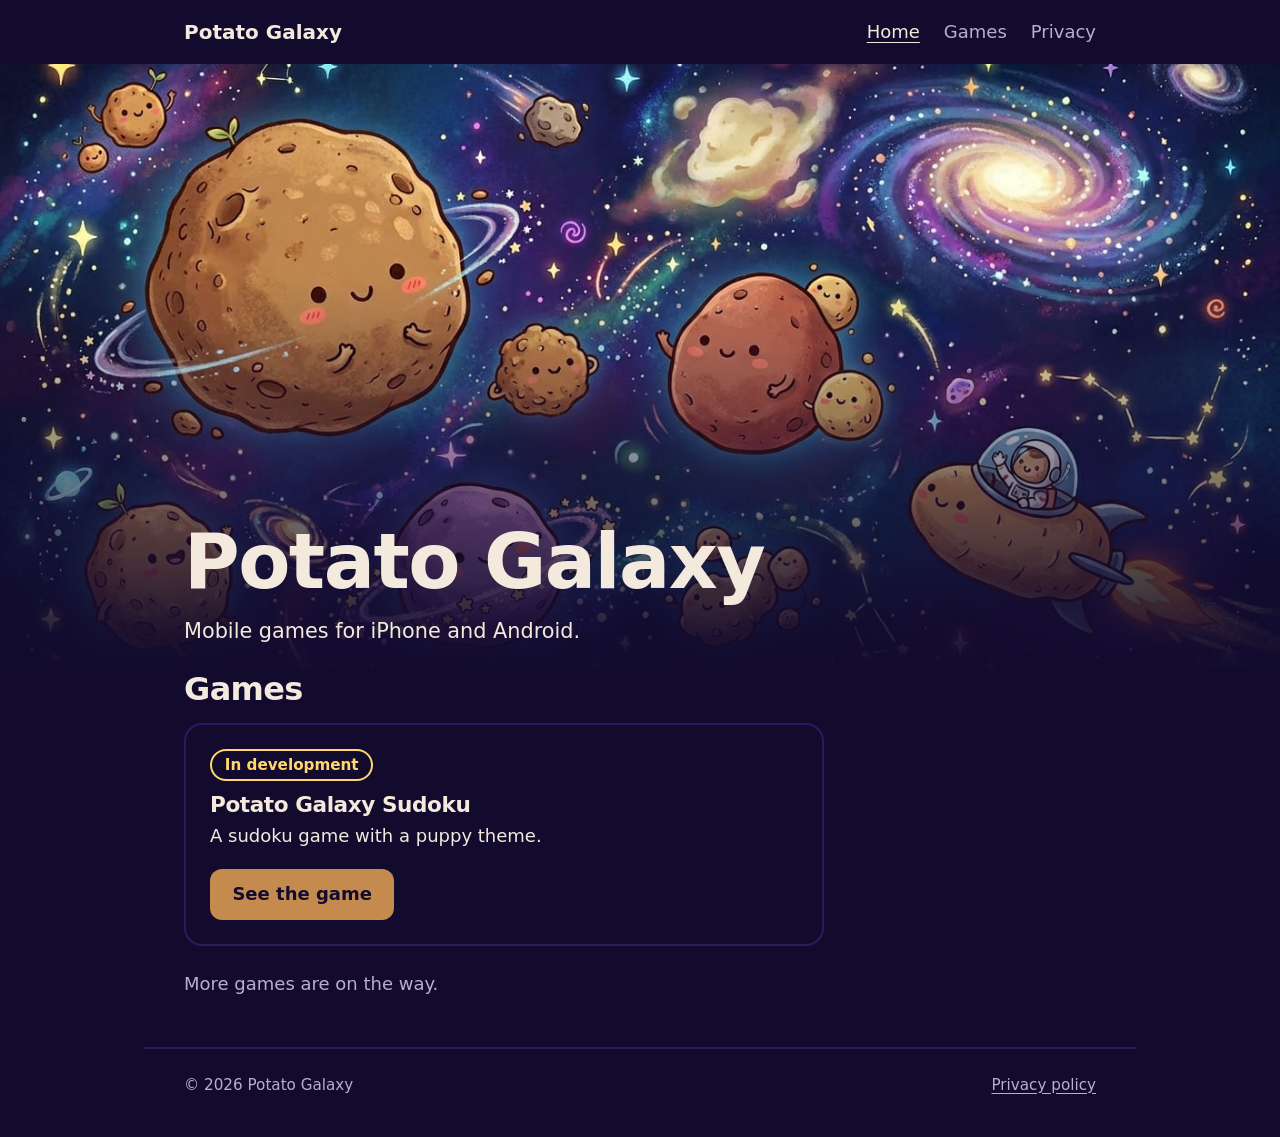
<file: index.html>
<!DOCTYPE html>
<!--
  Purpose: Home page for potatogalaxy.com. Shows the hero art and the list of games.

  TODO:
   - Add Open Graph tags (og:title, og:image, og:url) once the final domain
     form (apex or www) is decided, so link previews work when shared.
   - Add each new game as another <article class="game"> in the Games section.
-->
<html lang="en">
<head>
  <meta charset="utf-8">
  <meta name="viewport" content="width=device-width, initial-scale=1">
  <title>Potato Galaxy | Mobile games for iPhone and Android</title>
  <meta name="description" content="Potato Galaxy makes mobile games for iPhone and Android. Next up: Potato Galaxy Sudoku, a puppy-themed sudoku game.">
  <meta name="theme-color" content="#120b2e">
  <!-- Inline emoji favicon: no extra file, no 404 for /favicon.ico -->
  <link rel="icon" href="data:image/svg+xml,%3Csvg xmlns='http://www.w3.org/2000/svg' viewBox='0 0 100 100'%3E%3Ctext y='.9em' font-size='90'%3E%F0%9F%A5%94%3C/text%3E%3C/svg%3E">
  <link rel="stylesheet" href="css/style.css">
</head>
<body>
  <!-- Lets keyboard users skip the navigation -->
  <a class="skip-link" href="#main">Skip to content</a>

  <header class="site-header">
    <a class="wordmark" href="index.html">Potato Galaxy</a>
    <nav class="site-nav" aria-label="Main">
      <a href="index.html" aria-current="page">Home</a>
      <a href="index.html#games">Games</a>
      <a href="privacy.html">Privacy</a>
    </nav>
  </header>

  <main id="main">
    <!-- Hero: the illustration is the first thing visitors see -->
    <div class="hero">
      <!-- alt text describes the image for screen readers and shows if the file fails to load -->
      <img src="images/hero.jpg" width="1408" height="768"
           alt="Cartoon potato planets with smiling faces floating in a colorful galaxy, with a small astronaut flying a potato-shaped rocket.">
      <div class="hero-text">
        <div class="wrap">
          <h1>Potato Galaxy</h1>
          <p>Mobile games for iPhone and Android.</p>
        </div>
      </div>
    </div>

    <!-- Games list -->
    <section id="games" class="wrap">
      <h2>Games</h2>

      <article class="game">
        <span class="status">In development</span>
        <h3>Potato Galaxy Sudoku</h3>
        <p>A sudoku game with a puppy theme.</p>
        <a class="btn" href="games/potato-galaxy-sudoku.html">See the game</a>
      </article>

      <p style="margin-top:1.5rem;color:var(--dim)">More games are on the way.</p>
    </section>
  </main>

  <footer class="site-footer">
    <span>&copy; 2026 Potato Galaxy</span>
    <a href="privacy.html">Privacy policy</a>
  </footer>
</body>
</html>
</file>
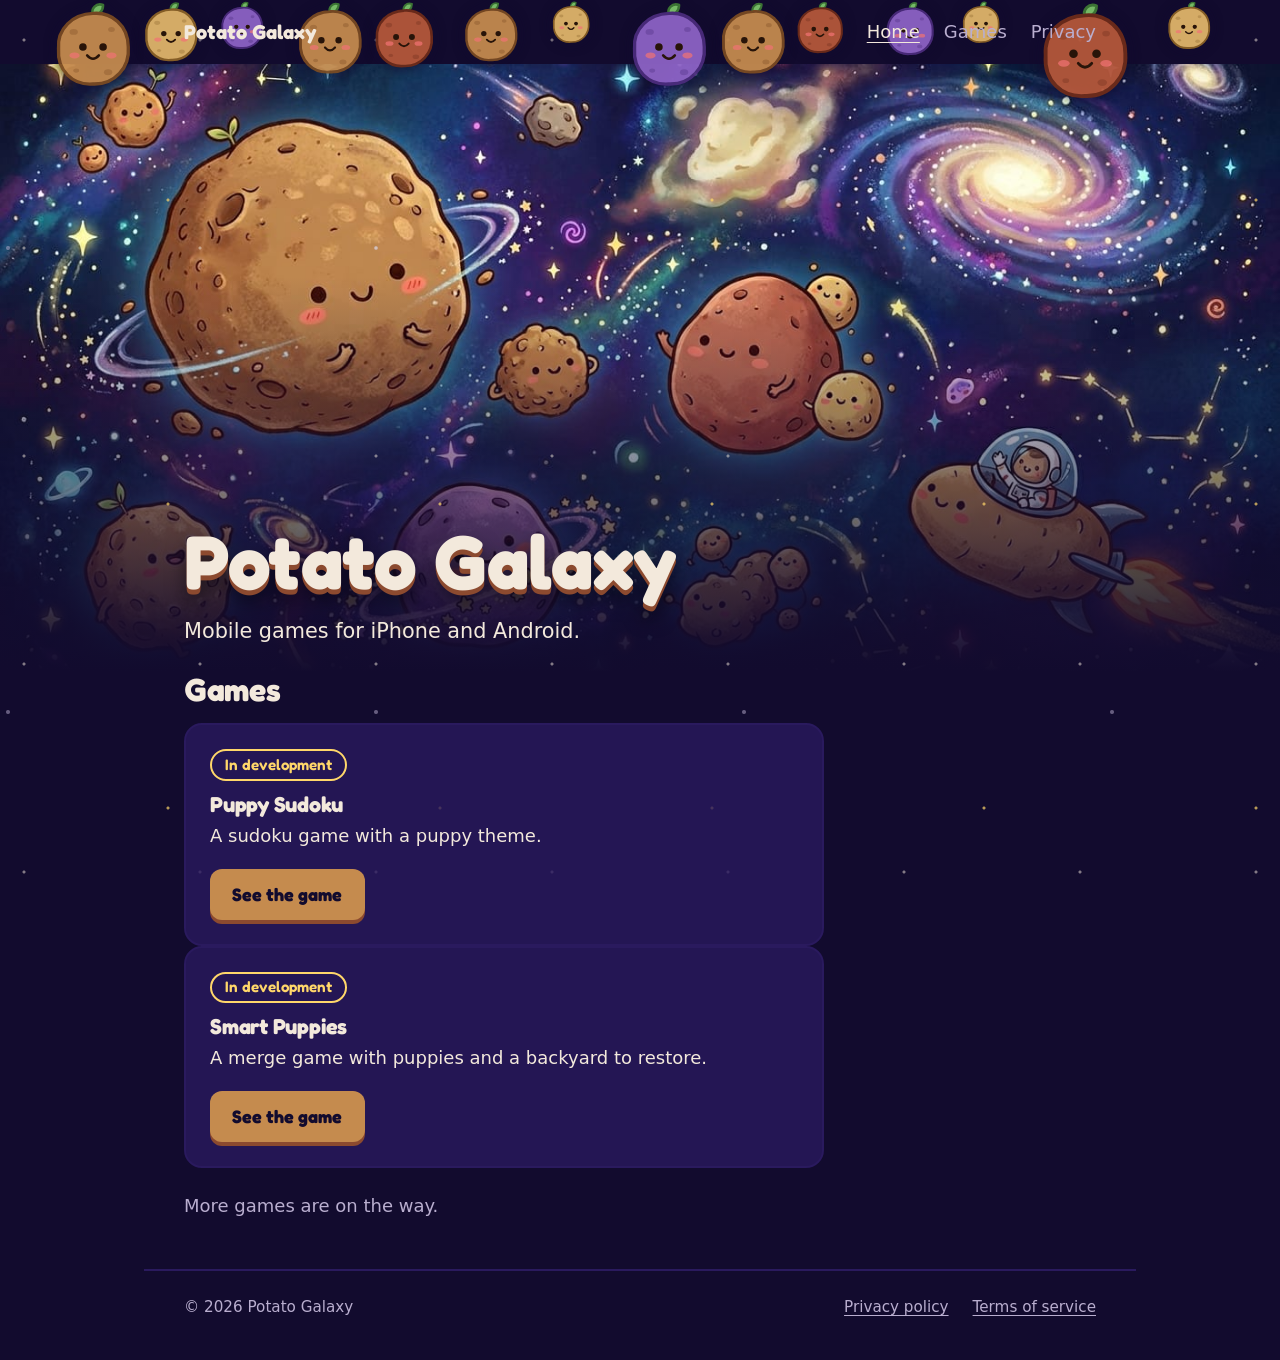
<file: public/index.html>
<!DOCTYPE html>
<!--
  Purpose: Home page for potatogalaxy.com. Shows the hero art and the list of games.

  TODO:
   - Add Open Graph tags (og:title, og:image, og:url) once the final domain
     form (apex or www) is decided, so link previews work when shared.
   - Add each new game as another <article class="game"> in the Games section.
-->
<html lang="en">
<head>
  <meta charset="utf-8">
  <meta name="viewport" content="width=device-width, initial-scale=1">
  <title>Potato Galaxy | Mobile games for iPhone and Android</title>
  <meta name="description" content="Potato Galaxy makes mobile games for iPhone and Android. Next up: Puppy Sudoku, a puppy-themed sudoku game, and Smart Puppies, a merge game.">
  <meta name="theme-color" content="#120b2e">
  <!-- Inline emoji favicon: no extra file, no 404 for /favicon.ico -->
  <link rel="icon" href="data:image/svg+xml,%3Csvg xmlns='http://www.w3.org/2000/svg' viewBox='0 0 100 100'%3E%3Ctext y='.9em' font-size='90'%3E%F0%9F%A5%94%3C/text%3E%3C/svg%3E">
  <link rel="stylesheet" href="css/style.css">
  <!-- defer: runs after the page is parsed, never blocks rendering -->
  <script src="js/potatoes.js" defer></script>
</head>
<body>
  <!-- Lets keyboard users skip the navigation -->
  <a class="skip-link" href="#main">Skip to content</a>

  <!-- Potato drawing, defined once and reused by every falling potato below.
       Two faces: #potato (happy) and #potato-wow (surprised, shown when clicked). -->
  <svg width="0" height="0" style="position:absolute" aria-hidden="true">
    <defs>
      <g id="potato-body">
        <path d="M50 10 C47 2 54 -5 62 -2 C62 6 56 10 50 10 Z" fill="#7cc36a" stroke="#3f7a35" stroke-width="3" stroke-linejoin="round"/>
        <path d="M50 8 C72 6 92 22 92 48 C94 72 76 93 50 92 C26 94 7 76 9 50 C7 26 26 9 50 8 Z" fill="var(--skin)" stroke="var(--line)" stroke-width="4"/>
        <g fill="var(--line)" opacity="0.3">
          <ellipse cx="27" cy="30" rx="5" ry="3.5"/>
          <ellipse cx="72" cy="27" rx="4" ry="3"/>
          <ellipse cx="68" cy="78" rx="5" ry="3.5"/>
          <ellipse cx="30" cy="76" rx="3.5" ry="2.5"/>
        </g>
        <ellipse cx="28" cy="58" rx="6" ry="3.5" fill="#ff7a7a" opacity="0.7"/>
        <ellipse cx="72" cy="58" rx="6" ry="3.5" fill="#ff7a7a" opacity="0.7"/>
      </g>
    </defs>
    <symbol id="potato" viewBox="0 -8 100 108">
      <use href="#potato-body"/>
      <circle cx="38" cy="48" r="4.5" fill="#2b1608"/>
      <circle cx="62" cy="48" r="4.5" fill="#2b1608"/>
      <path d="M43 58 Q50 66 57 58" fill="none" stroke="#2b1608" stroke-width="3" stroke-linecap="round"/>
    </symbol>
    <symbol id="potato-wow" viewBox="0 -8 100 108">
      <use href="#potato-body"/>
      <circle cx="37" cy="46" r="7" fill="#fff"/>
      <circle cx="63" cy="46" r="7" fill="#fff"/>
      <circle cx="37" cy="46" r="3.5" fill="#2b1608"/>
      <circle cx="63" cy="46" r="3.5" fill="#2b1608"/>
      <ellipse cx="50" cy="64" rx="5" ry="6.5" fill="#2b1608"/>
    </symbol>
  </svg>

  <!-- Falling potatoes: decoration only, hidden from screen readers.
       Each one sets its own position, size, speed and colour; the motion is in style.css.
       Clicking one makes it jump (js/potatoes.js). -->
  <div class="potato-sky" aria-hidden="true">
    <svg class="spud" style="--x:4%;--size:5.25rem;--time:30s;--delay:-3s;--drift:5vw;--spin:220deg;--rest:12%;--skin:#c58b4e;--line:#7a4a22"><use href="#potato"/></svg>
    <svg class="spud" style="--x:17%;--size:3rem;--time:22s;--delay:-14s;--drift:-3vw;--spin:-300deg;--rest:58%;--skin:#8d62c4;--line:#4b2c7c"><use href="#potato"/></svg>
    <svg class="spud" style="--x:29%;--size:4.125rem;--time:34s;--delay:-22s;--drift:4vw;--spin:160deg;--rest:82%;--skin:#b5583a;--line:#6e2c1a"><use href="#potato"/></svg>
    <svg class="spud" style="--x:43%;--size:2.625rem;--time:24s;--delay:-8s;--drift:-4vw;--spin:340deg;--rest:30%;--skin:#e0b56a;--line:#8c6226"><use href="#potato"/></svg>
    <svg class="spud" style="--x:56%;--size:4.5rem;--time:28s;--delay:-18s;--drift:3vw;--spin:-200deg;--rest:68%;--skin:#c58b4e;--line:#7a4a22"><use href="#potato"/></svg>
    <svg class="spud" style="--x:69%;--size:3.375rem;--time:20s;--delay:-1s;--drift:-5vw;--spin:280deg;--rest:18%;--skin:#8d62c4;--line:#4b2c7c"><use href="#potato"/></svg>
    <svg class="spud" style="--x:81%;--size:6rem;--time:36s;--delay:-27s;--drift:-3vw;--spin:-140deg;--rest:46%;--skin:#b5583a;--line:#6e2c1a"><use href="#potato"/></svg>
    <svg class="spud" style="--x:91%;--size:3rem;--time:25s;--delay:-11s;--drift:-6vw;--spin:320deg;--rest:88%;--skin:#e0b56a;--line:#8c6226"><use href="#potato"/></svg>
    <svg class="spud" style="--x:36%;--size:3.75rem;--time:32s;--delay:-29s;--drift:6vw;--spin:-260deg;--rest:5%;--skin:#c58b4e;--line:#7a4a22"><use href="#potato"/></svg>
    <svg class="spud" style="--x:75%;--size:2.625rem;--time:23s;--delay:-17s;--drift:2vw;--spin:240deg;--rest:76%;--skin:#e0b56a;--line:#8c6226"><use href="#potato"/></svg>
    <svg class="spud" style="--x:11%;--size:3.75rem;--time:27s;--delay:-20s;--drift:3vw;--spin:-180deg;--rest:38%;--skin:#e0b56a;--line:#8c6226"><use href="#potato"/></svg>
    <svg class="spud" style="--x:23%;--size:4.5rem;--time:33s;--delay:-9s;--drift:-4vw;--spin:200deg;--rest:24%;--skin:#c58b4e;--line:#7a4a22"><use href="#potato"/></svg>
    <svg class="spud" style="--x:49%;--size:5.25rem;--time:38s;--delay:-33s;--drift:5vw;--spin:-120deg;--rest:92%;--skin:#8d62c4;--line:#4b2c7c"><use href="#potato"/></svg>
    <svg class="spud" style="--x:62%;--size:3.25rem;--time:26s;--delay:-6s;--drift:-2vw;--spin:300deg;--rest:40%;--skin:#b5583a;--line:#6e2c1a"><use href="#potato"/></svg>
  </div>

  <header class="site-header">
    <a class="wordmark" href="index.html">Potato Galaxy</a>
    <nav class="site-nav" aria-label="Main">
      <a href="index.html" aria-current="page">Home</a>
      <a href="index.html#games">Games</a>
      <a href="privacy.html">Privacy</a>
    </nav>
  </header>

  <main id="main">
    <!-- Hero: the illustration is the first thing visitors see -->
    <div class="hero">
      <!-- alt text describes the image for screen readers and shows if the file fails to load -->
      <img src="images/hero.jpg" width="1408" height="768"
           alt="Cartoon potato planets with smiling faces floating in a colorful galaxy, with a small astronaut flying a potato-shaped rocket.">
      <div class="hero-text">
        <div class="wrap">
          <h1>Potato Galaxy</h1>
          <p>Mobile games for iPhone and Android.</p>
        </div>
      </div>
    </div>

    <!-- Games list -->
    <section id="games" class="wrap">
      <h2>Games</h2>

      <article class="game">
        <span class="status">In development</span>
        <h3>Puppy Sudoku</h3>
        <p>A sudoku game with a puppy theme.</p>
        <a class="btn" href="games/puppy-sudoku.html">See the game</a>
      </article>

      <article class="game">
        <span class="status">In development</span>
        <h3>Smart Puppies</h3>
        <p>A merge game with puppies and a backyard to restore.</p>
        <a class="btn" href="games/smart-puppies.html">See the game</a>
      </article>

      <p style="margin-top:1.5rem;color:var(--dim)">More games are on the way.</p>
    </section>
  </main>

  <footer class="site-footer">
    <span>&copy; 2026 Potato Galaxy</span>
    <span class="footer-links">
      <a href="privacy.html">Privacy policy</a>
      <a href="terms.html">Terms of service</a>
    </span>
  </footer>
</body>
</html>
</file>
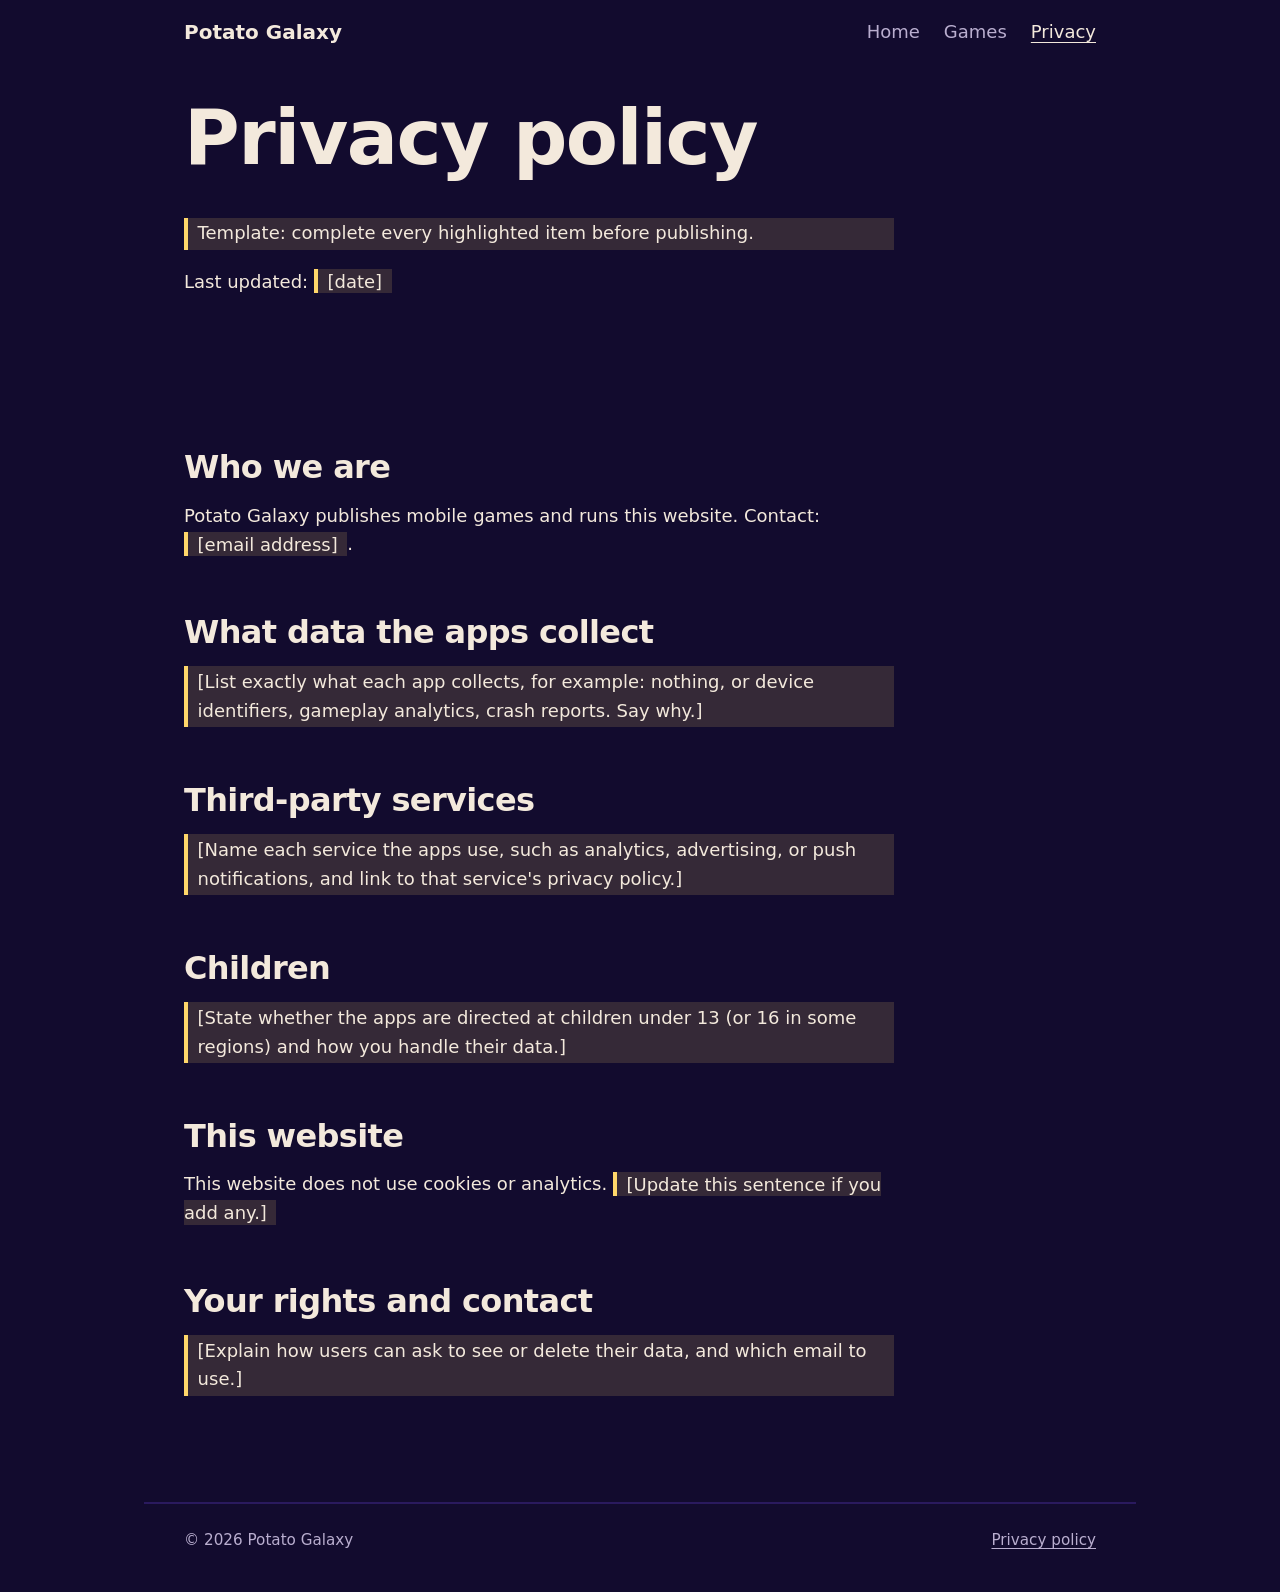
<file: privacy.html>
<!DOCTYPE html>
<!--
  Purpose: Privacy policy page. Google Play and the App Store both require a
  public privacy policy URL for each app. This is a TEMPLATE, not a finished policy.

  TODO:
   - Fill in every highlighted (.todo) item so it matches what your apps really do.
   - List every third-party SDK in the apps (analytics, ads, notifications, crash reporting).
   - Decide whether the apps are child-directed (a puppy theme may attract kids);
     if so, the stores apply stricter rules for ads and data collection.
   - Have the final text checked by a lawyer or a policy generator you trust.
   - Remove the "Template" notice and the .todo highlights when done.
-->
<html lang="en">
<head>
  <meta charset="utf-8">
  <meta name="viewport" content="width=device-width, initial-scale=1">
  <title>Privacy policy | Potato Galaxy</title>
  <meta name="description" content="Privacy policy for Potato Galaxy apps and website.">
  <meta name="theme-color" content="#120b2e">
  <link rel="icon" href="data:image/svg+xml,%3Csvg xmlns='http://www.w3.org/2000/svg' viewBox='0 0 100 100'%3E%3Ctext y='.9em' font-size='90'%3E%F0%9F%A5%94%3C/text%3E%3C/svg%3E">
  <link rel="stylesheet" href="css/style.css">
</head>
<body>
  <a class="skip-link" href="#main">Skip to content</a>

  <header class="site-header">
    <a class="wordmark" href="index.html">Potato Galaxy</a>
    <nav class="site-nav" aria-label="Main">
      <a href="index.html">Home</a>
      <a href="index.html#games">Games</a>
      <a href="privacy.html" aria-current="page">Privacy</a>
    </nav>
  </header>

  <main id="main" class="wrap prose">
    <section class="page-head">
      <h1>Privacy policy</h1>
      <p class="todo">Template: complete every highlighted item before publishing.</p>
      <p>Last updated: <span class="todo">[date]</span></p>
    </section>

    <section>
      <h2>Who we are</h2>
      <p>Potato Galaxy publishes mobile games and runs this website. Contact: <span class="todo">[email address]</span>.</p>

      <h2>What data the apps collect</h2>
      <p class="todo">[List exactly what each app collects, for example: nothing, or device identifiers, gameplay analytics, crash reports. Say why.]</p>

      <h2>Third-party services</h2>
      <p class="todo">[Name each service the apps use, such as analytics, advertising, or push notifications, and link to that service's privacy policy.]</p>

      <h2>Children</h2>
      <p class="todo">[State whether the apps are directed at children under 13 (or 16 in some regions) and how you handle their data.]</p>

      <h2>This website</h2>
      <p>This website does not use cookies or analytics. <span class="todo">[Update this sentence if you add any.]</span></p>

      <h2>Your rights and contact</h2>
      <p class="todo">[Explain how users can ask to see or delete their data, and which email to use.]</p>
    </section>
  </main>

  <footer class="site-footer">
    <span>&copy; 2026 Potato Galaxy</span>
    <a href="privacy.html">Privacy policy</a>
  </footer>
</body>
</html>
</file>
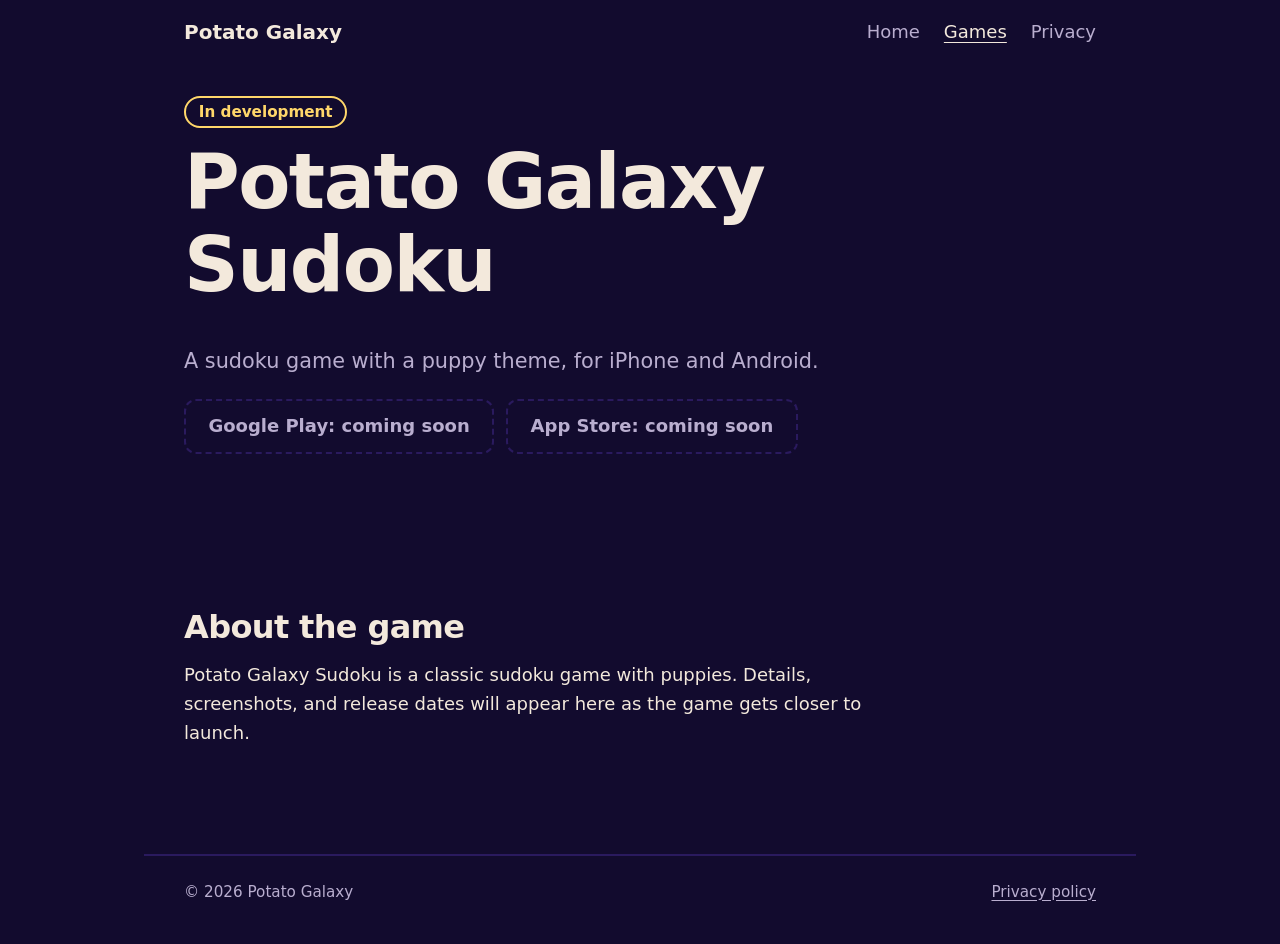
<file: games/potato-galaxy-sudoku.html>
<!DOCTYPE html>
<!--
  Purpose: Detail page for Potato Galaxy Sudoku, with store links.
  Copy this file as the template for each new game page.

  TODO:
   - Replace both href="#" store links with the real Google Play and App Store
     URLs, remove aria-disabled, and change the button text to the official
     wording ("Get it on Google Play" / "Download on the App Store").
   - Swap the text buttons for the official store badges (download them from
     Google and Apple; follow their brand guidelines).
   - Add real features and screenshots when they exist.
   - Change the status label from "In development" to "Available now" at launch.
-->
<html lang="en">
<head>
  <meta charset="utf-8">
  <meta name="viewport" content="width=device-width, initial-scale=1">
  <title>Potato Galaxy Sudoku | Potato Galaxy</title>
  <meta name="description" content="Potato Galaxy Sudoku is a puppy-themed sudoku game for iPhone and Android.">
  <meta name="theme-color" content="#120b2e">
  <link rel="icon" href="data:image/svg+xml,%3Csvg xmlns='http://www.w3.org/2000/svg' viewBox='0 0 100 100'%3E%3Ctext y='.9em' font-size='90'%3E%F0%9F%A5%94%3C/text%3E%3C/svg%3E">
  <!-- Relative path: this page lives one folder deeper than index.html -->
  <link rel="stylesheet" href="../css/style.css">
</head>
<body>
  <a class="skip-link" href="#main">Skip to content</a>

  <header class="site-header">
    <a class="wordmark" href="../index.html">Potato Galaxy</a>
    <nav class="site-nav" aria-label="Main">
      <a href="../index.html">Home</a>
      <a href="../index.html#games" aria-current="page">Games</a>
      <a href="../privacy.html">Privacy</a>
    </nav>
  </header>

  <main id="main" class="wrap">
    <section class="page-head">
      <span class="status">In development</span>
      <h1>Potato Galaxy Sudoku</h1>
      <p class="lede">A sudoku game with a puppy theme, for iPhone and Android.</p>

      <!-- Store links: inactive placeholders until the listings are live -->
      <div class="store-links">
        <a class="store-btn" href="#" aria-disabled="true">Google Play: coming soon</a>
        <a class="store-btn" href="#" aria-disabled="true">App Store: coming soon</a>
      </div>
    </section>

    <section class="prose">
      <h2>About the game</h2>
      <p>Potato Galaxy Sudoku is a classic sudoku game with puppies. Details, screenshots, and release dates will appear here as the game gets closer to launch.</p>
    </section>
  </main>

  <footer class="site-footer">
    <span>&copy; 2026 Potato Galaxy</span>
    <a href="../privacy.html">Privacy policy</a>
  </footer>
</body>
</html>
</file>
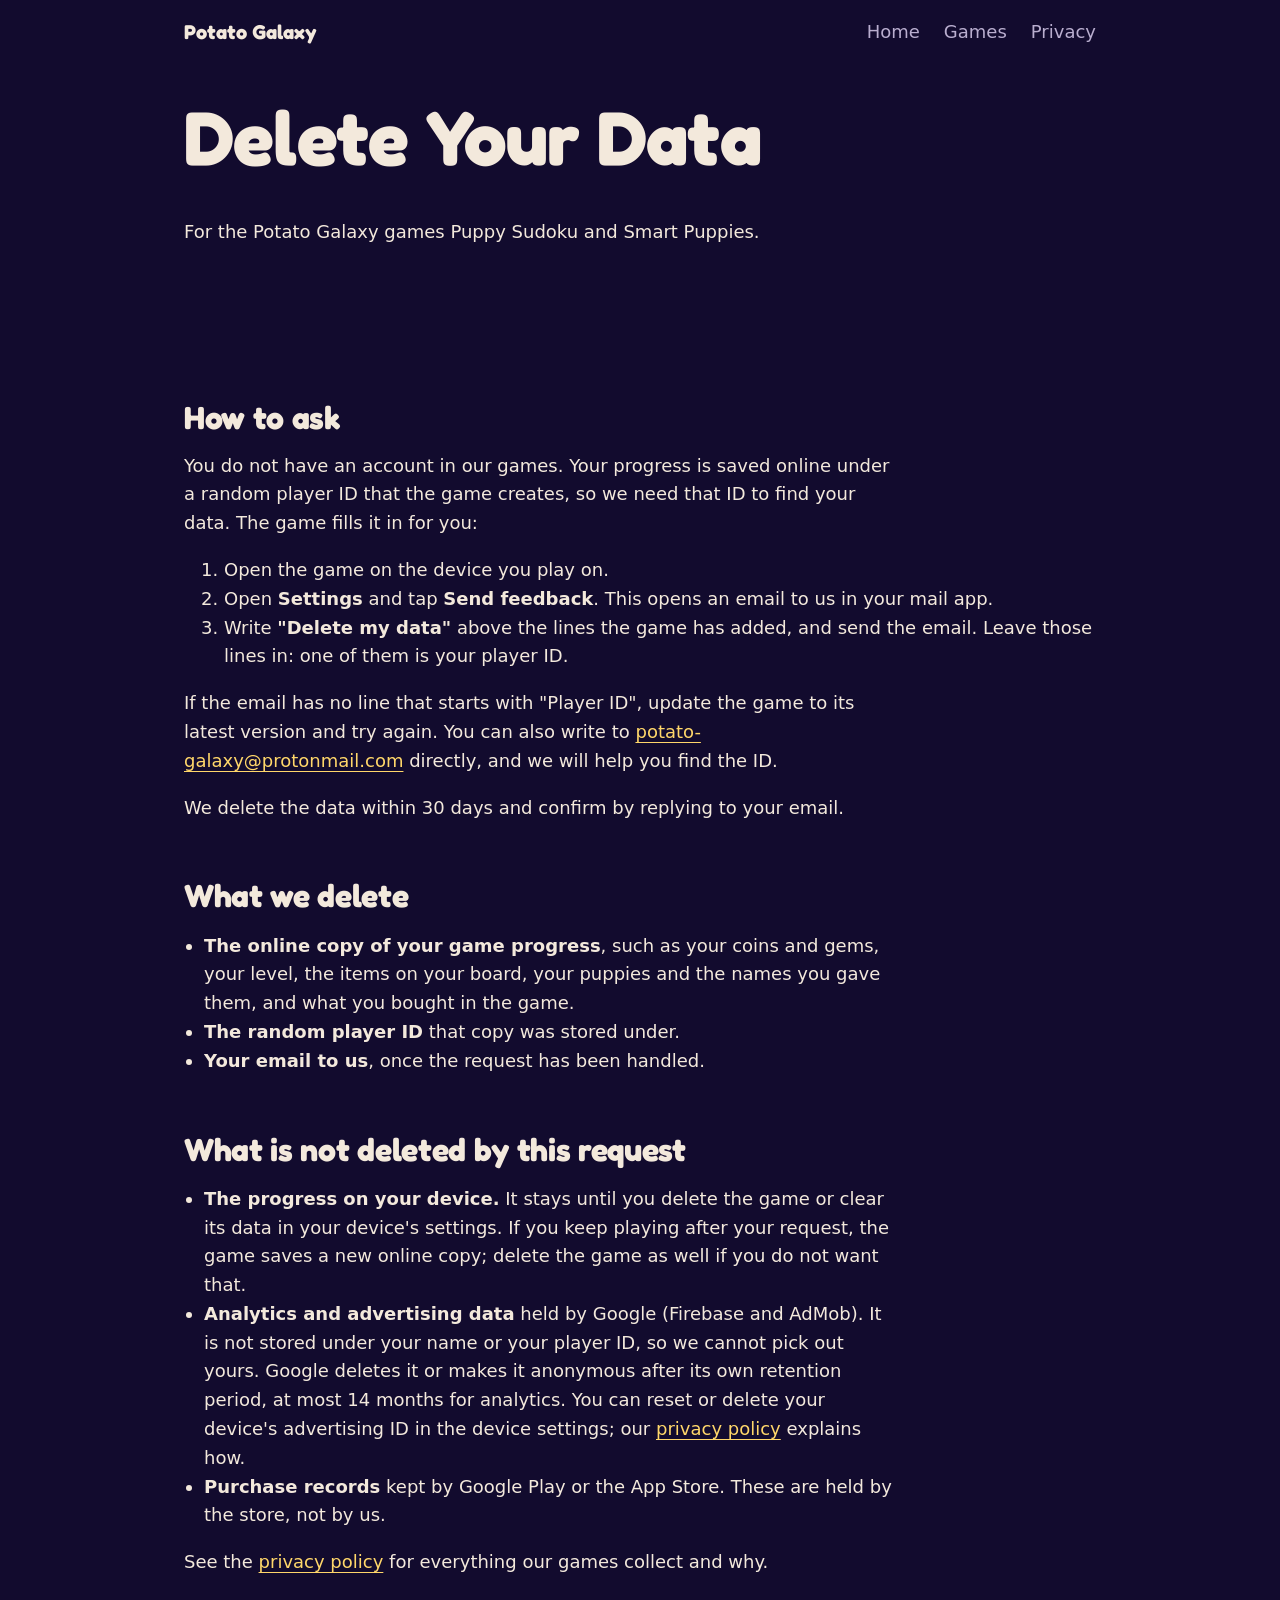
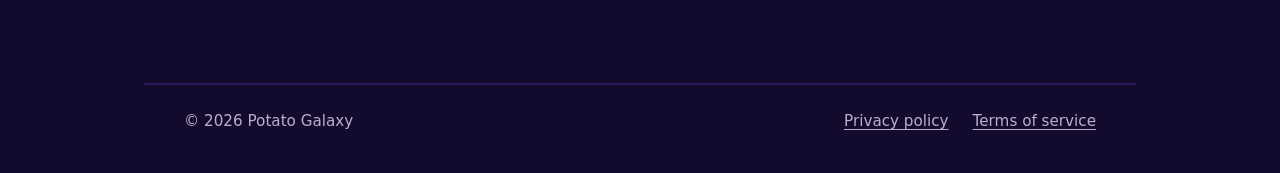
<file: public/delete-data.html>
<!DOCTYPE html>
<!--
  Purpose: How a player asks for their data to be deleted. This is the
  "Delete data URL" given in Google Play's Data safety form for every
  Potato Galaxy game: https://potatogalaxy.com/delete-data.html

  Google asks that this page names the developer and the apps, shows the
  steps prominently, and says what is deleted, what is kept and for how long.
  Keep it in step with privacy.html and with what the games actually store.
-->
<html lang="en">
<head>
  <meta charset="utf-8">
  <meta name="viewport" content="width=device-width, initial-scale=1">
  <title>Delete Your Data | Potato Galaxy</title>
  <meta name="description" content="How to ask Potato Galaxy to delete the data of its games Puppy Sudoku and Smart Puppies.">
  <meta name="theme-color" content="#120b2e">
  <link rel="icon" href="data:image/svg+xml,%3Csvg xmlns='http://www.w3.org/2000/svg' viewBox='0 0 100 100'%3E%3Ctext y='.9em' font-size='90'%3E%F0%9F%A5%94%3C/text%3E%3C/svg%3E">
  <link rel="stylesheet" href="css/style.css">
</head>
<body>
  <a class="skip-link" href="#main">Skip to content</a>

  <header class="site-header">
    <a class="wordmark" href="index.html">Potato Galaxy</a>
    <nav class="site-nav" aria-label="Main">
      <a href="index.html">Home</a>
      <a href="index.html#games">Games</a>
      <a href="privacy.html">Privacy</a>
    </nav>
  </header>

  <main id="main" class="wrap prose">
    <section class="page-head">
      <h1>Delete Your Data</h1>
      <p>For the Potato Galaxy games Puppy Sudoku and Smart Puppies.</p>
    </section>

    <section>
      <h2>How to ask</h2>
      <p>You do not have an account in our games. Your progress is saved online under a random player ID that the game creates, so we need that ID to find your data. The game fills it in for you:</p>
      <ol>
        <li>Open the game on the device you play on.</li>
        <li>Open <strong>Settings</strong> and tap <strong>Send feedback</strong>. This opens an email to us in your mail app.</li>
        <li>Write <strong>"Delete my data"</strong> above the lines the game has added, and send the email. Leave those lines in: one of them is your player ID.</li>
      </ol>
      <p>If the email has no line that starts with "Player ID", update the game to its latest version and try again. You can also write to <a href="mailto:potato-galaxy@protonmail.com">potato-galaxy@protonmail.com</a> directly, and we will help you find the ID.</p>
      <p>We delete the data within 30 days and confirm by replying to your email.</p>

      <h2>What we delete</h2>
      <ul>
        <li><strong>The online copy of your game progress</strong>, such as your coins and gems, your level, the items on your board, your puppies and the names you gave them, and what you bought in the game.</li>
        <li><strong>The random player ID</strong> that copy was stored under.</li>
        <li><strong>Your email to us</strong>, once the request has been handled.</li>
      </ul>

      <h2>What is not deleted by this request</h2>
      <ul>
        <li><strong>The progress on your device.</strong> It stays until you delete the game or clear its data in your device's settings. If you keep playing after your request, the game saves a new online copy; delete the game as well if you do not want that.</li>
        <li><strong>Analytics and advertising data</strong> held by Google (Firebase and AdMob). It is not stored under your name or your player ID, so we cannot pick out yours. Google deletes it or makes it anonymous after its own retention period, at most 14 months for analytics. You can reset or delete your device's advertising ID in the device settings; our <a href="privacy.html">privacy policy</a> explains how.</li>
        <li><strong>Purchase records</strong> kept by Google Play or the App Store. These are held by the store, not by us.</li>
      </ul>

      <p>See the <a href="privacy.html">privacy policy</a> for everything our games collect and why.</p>
    </section>
  </main>

  <footer class="site-footer">
    <span>&copy; 2026 Potato Galaxy</span>
    <span class="footer-links">
      <a href="privacy.html">Privacy policy</a>
      <a href="terms.html">Terms of service</a>
    </span>
  </footer>
</body>
</html>
</file>
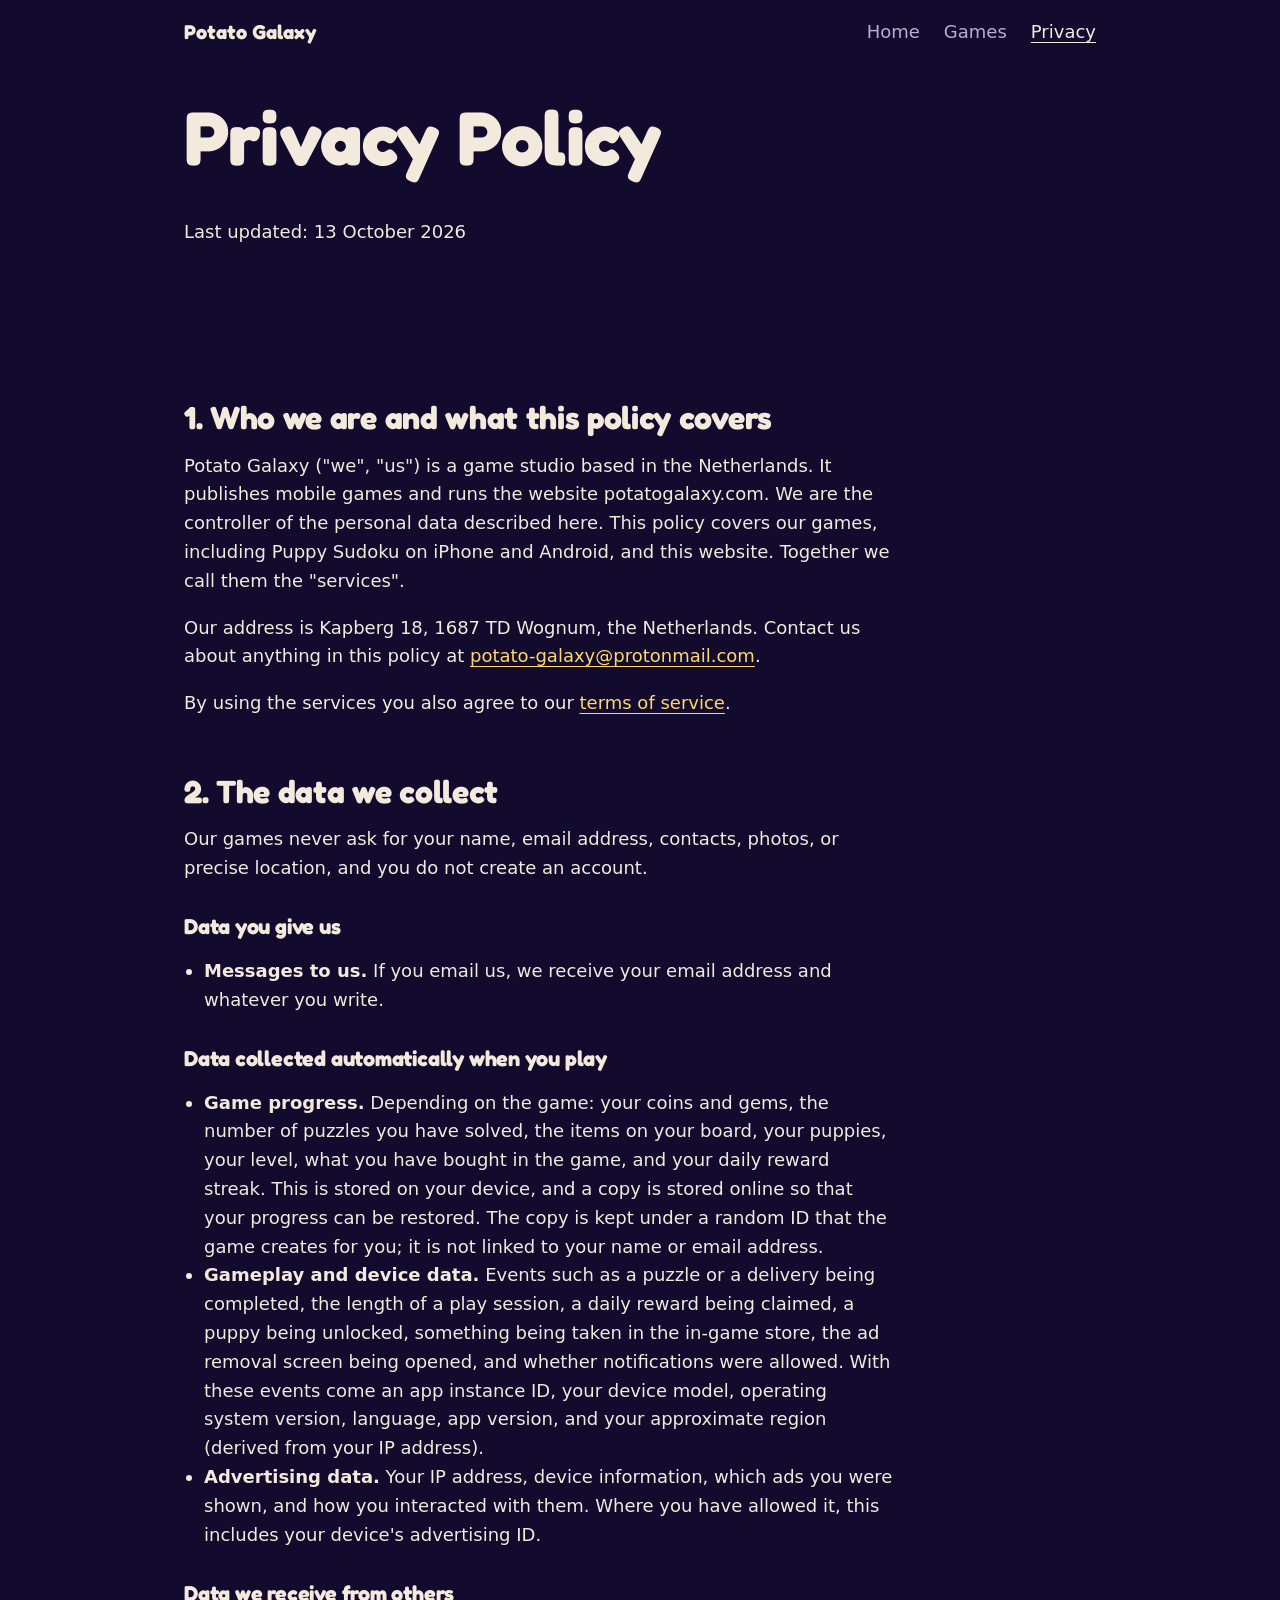
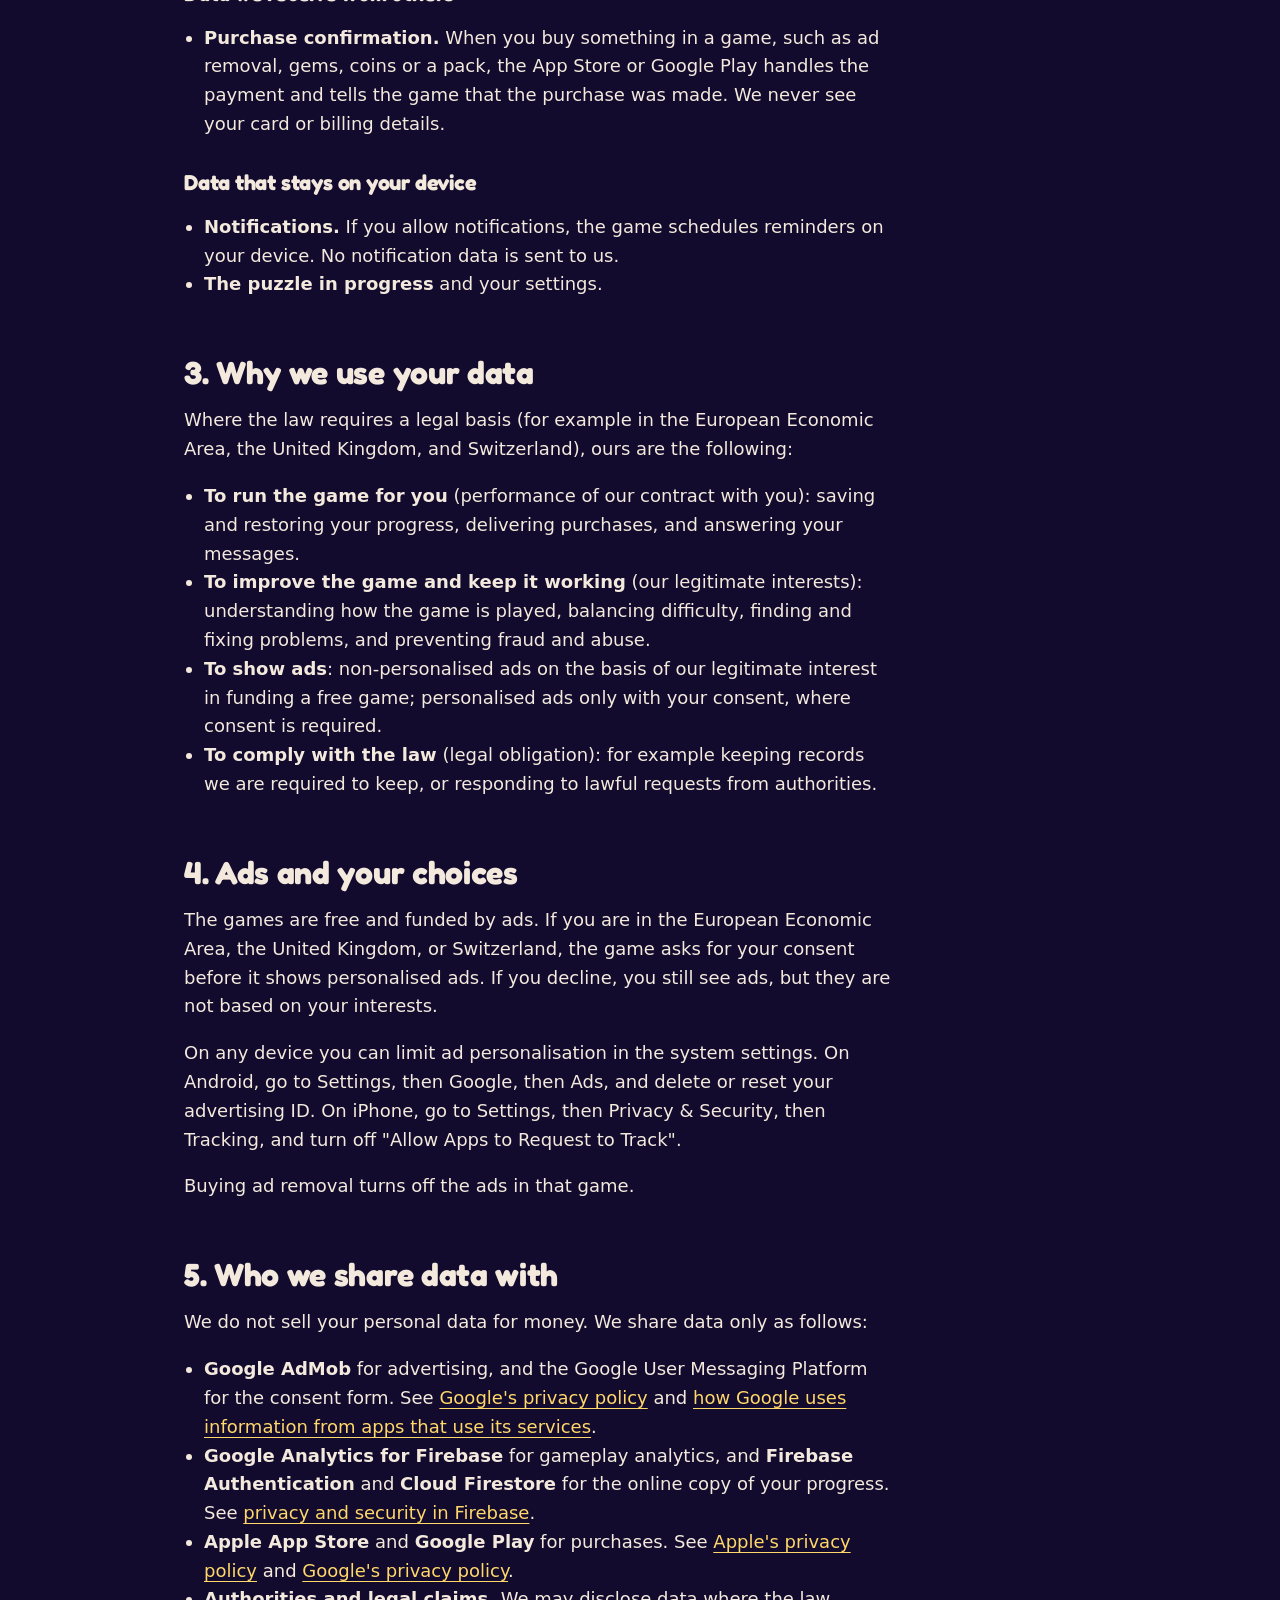
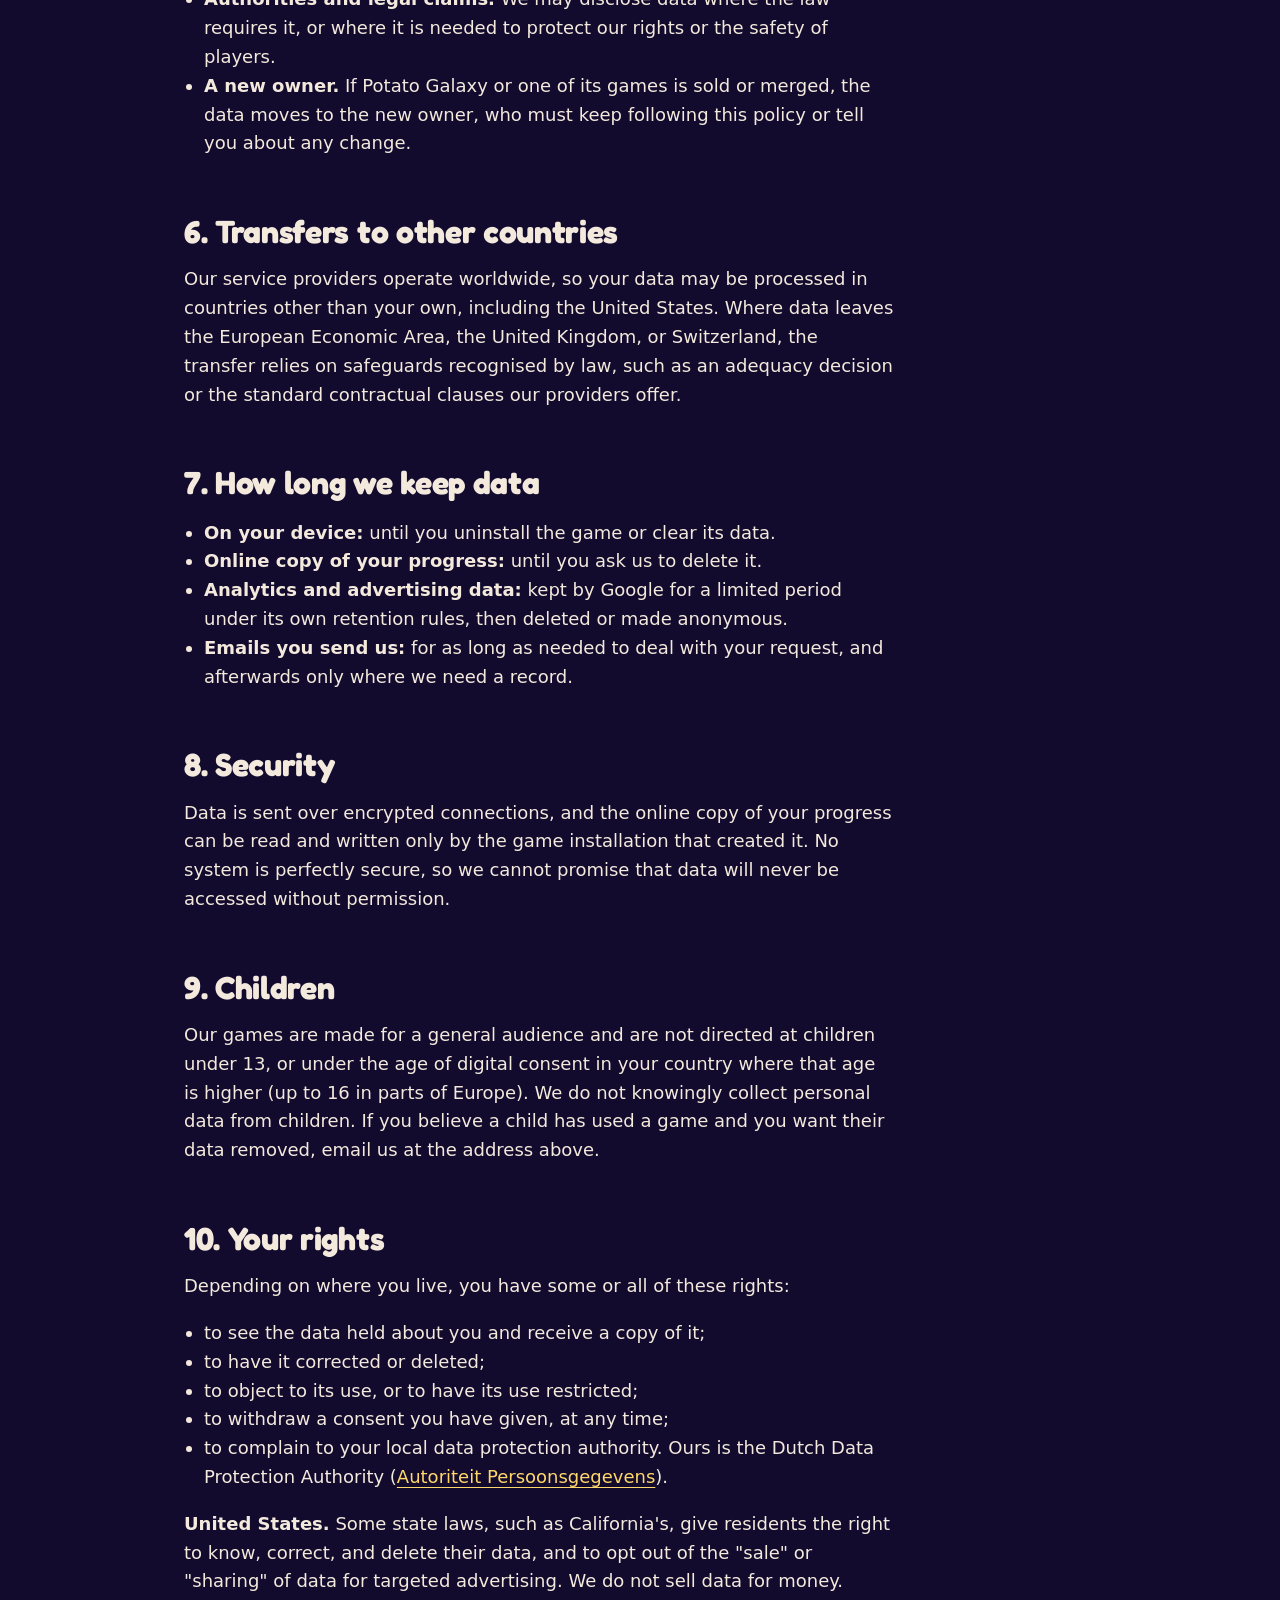
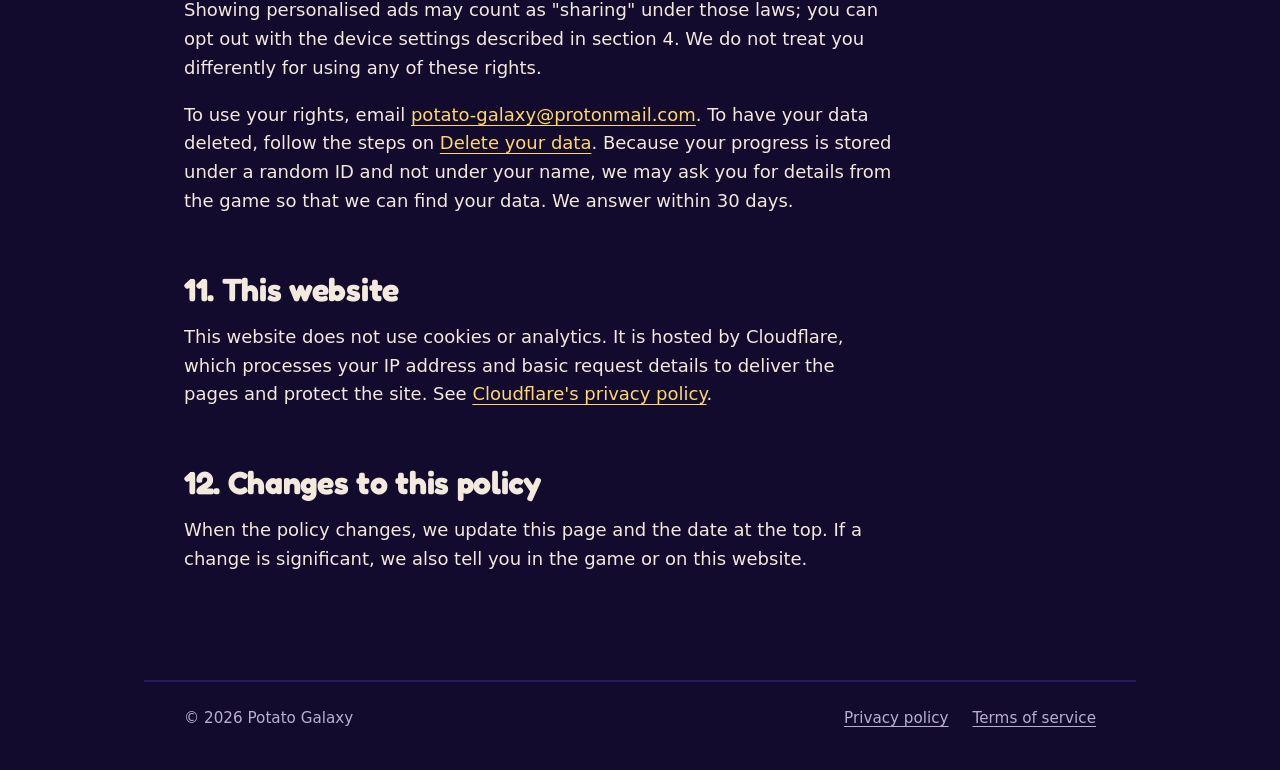
<file: public/privacy.html>
<!DOCTYPE html>
<!--
  Purpose: Privacy policy page. Google Play and the App Store both require a
  public privacy policy URL for each app: https://potatogalaxy.com/privacy.html

  The text describes what Puppy Sudoku and Smart Puppies do as of the "Last updated" date.
  Keep it in step with the app: when an SDK is added or removed, or the data it
  sends changes, update this page and the date, and the store data forms
  (Play "Data safety", App Store "App Privacy").

  TODO:
   - Have the text checked by a lawyer or a policy generator you trust.
   - Add a section per game when a new game collects something different.
-->
<html lang="en">
<head>
  <meta charset="utf-8">
  <meta name="viewport" content="width=device-width, initial-scale=1">
  <title>Privacy Policy | Potato Galaxy</title>
  <meta name="description" content="Privacy policy for Potato Galaxy apps and website.">
  <meta name="theme-color" content="#120b2e">
  <link rel="icon" href="data:image/svg+xml,%3Csvg xmlns='http://www.w3.org/2000/svg' viewBox='0 0 100 100'%3E%3Ctext y='.9em' font-size='90'%3E%F0%9F%A5%94%3C/text%3E%3C/svg%3E">
  <link rel="stylesheet" href="css/style.css">
</head>
<body>
  <a class="skip-link" href="#main">Skip to content</a>

  <header class="site-header">
    <a class="wordmark" href="index.html">Potato Galaxy</a>
    <nav class="site-nav" aria-label="Main">
      <a href="index.html">Home</a>
      <a href="index.html#games">Games</a>
      <a href="privacy.html" aria-current="page">Privacy</a>
    </nav>
  </header>

  <main id="main" class="wrap prose">
    <section class="page-head">
      <h1>Privacy Policy</h1>
      <p>Last updated: 13 October 2026</p>
    </section>

    <section>
      <h2>1. Who we are and what this policy covers</h2>
      <p>Potato Galaxy ("we", "us") is a game studio based in the Netherlands. It publishes mobile games and runs the website potatogalaxy.com. We are the controller of the personal data described here. This policy covers our games, including Puppy Sudoku on iPhone and Android, and this website. Together we call them the "services".</p>
      <p>Our address is Kapberg 18, 1687 TD Wognum, the Netherlands. Contact us about anything in this policy at <a href="mailto:potato-galaxy@protonmail.com">potato-galaxy@protonmail.com</a>.</p>
      <p>By using the services you also agree to our <a href="terms.html">terms of service</a>.</p>

      <h2>2. The data we collect</h2>
      <p>Our games never ask for your name, email address, contacts, photos, or precise location, and you do not create an account.</p>

      <h3>Data you give us</h3>
      <ul>
        <li><strong>Messages to us.</strong> If you email us, we receive your email address and whatever you write.</li>
      </ul>

      <h3>Data collected automatically when you play</h3>
      <ul>
        <li><strong>Game progress.</strong> Depending on the game: your coins and gems, the number of puzzles you have solved, the items on your board, your puppies, your level, what you have bought in the game, and your daily reward streak. This is stored on your device, and a copy is stored online so that your progress can be restored. The copy is kept under a random ID that the game creates for you; it is not linked to your name or email address.</li>
        <li><strong>Gameplay and device data.</strong> Events such as a puzzle or a delivery being completed, the length of a play session, a daily reward being claimed, a puppy being unlocked, something being taken in the in-game store, the ad removal screen being opened, and whether notifications were allowed. With these events come an app instance ID, your device model, operating system version, language, app version, and your approximate region (derived from your IP address).</li>
        <li><strong>Advertising data.</strong> Your IP address, device information, which ads you were shown, and how you interacted with them. Where you have allowed it, this includes your device's advertising ID.</li>
      </ul>

      <h3>Data we receive from others</h3>
      <ul>
        <li><strong>Purchase confirmation.</strong> When you buy something in a game, such as ad removal, gems, coins or a pack, the App Store or Google Play handles the payment and tells the game that the purchase was made. We never see your card or billing details.</li>
      </ul>

      <h3>Data that stays on your device</h3>
      <ul>
        <li><strong>Notifications.</strong> If you allow notifications, the game schedules reminders on your device. No notification data is sent to us.</li>
        <li><strong>The puzzle in progress</strong> and your settings.</li>
      </ul>

      <h2>3. Why we use your data</h2>
      <p>Where the law requires a legal basis (for example in the European Economic Area, the United Kingdom, and Switzerland), ours are the following:</p>
      <ul>
        <li><strong>To run the game for you</strong> (performance of our contract with you): saving and restoring your progress, delivering purchases, and answering your messages.</li>
        <li><strong>To improve the game and keep it working</strong> (our legitimate interests): understanding how the game is played, balancing difficulty, finding and fixing problems, and preventing fraud and abuse.</li>
        <li><strong>To show ads</strong>: non-personalised ads on the basis of our legitimate interest in funding a free game; personalised ads only with your consent, where consent is required.</li>
        <li><strong>To comply with the law</strong> (legal obligation): for example keeping records we are required to keep, or responding to lawful requests from authorities.</li>
      </ul>

      <h2>4. Ads and your choices</h2>
      <p>The games are free and funded by ads. If you are in the European Economic Area, the United Kingdom, or Switzerland, the game asks for your consent before it shows personalised ads. If you decline, you still see ads, but they are not based on your interests.</p>
      <p>On any device you can limit ad personalisation in the system settings. On Android, go to Settings, then Google, then Ads, and delete or reset your advertising ID. On iPhone, go to Settings, then Privacy &amp; Security, then Tracking, and turn off "Allow Apps to Request to Track".</p>
      <p>Buying ad removal turns off the ads in that game.</p>

      <h2>5. Who we share data with</h2>
      <p>We do not sell your personal data for money. We share data only as follows:</p>
      <ul>
        <li><strong>Google AdMob</strong> for advertising, and the Google User Messaging Platform for the consent form. See <a href="https://policies.google.com/privacy">Google's privacy policy</a> and <a href="https://policies.google.com/technologies/partner-sites">how Google uses information from apps that use its services</a>.</li>
        <li><strong>Google Analytics for Firebase</strong> for gameplay analytics, and <strong>Firebase Authentication</strong> and <strong>Cloud Firestore</strong> for the online copy of your progress. See <a href="https://firebase.google.com/support/privacy">privacy and security in Firebase</a>.</li>
        <li><strong>Apple App Store</strong> and <strong>Google Play</strong> for purchases. See <a href="https://www.apple.com/legal/privacy/">Apple's privacy policy</a> and <a href="https://policies.google.com/privacy">Google's privacy policy</a>.</li>
        <li><strong>Authorities and legal claims.</strong> We may disclose data where the law requires it, or where it is needed to protect our rights or the safety of players.</li>
        <li><strong>A new owner.</strong> If Potato Galaxy or one of its games is sold or merged, the data moves to the new owner, who must keep following this policy or tell you about any change.</li>
      </ul>

      <h2>6. Transfers to other countries</h2>
      <p>Our service providers operate worldwide, so your data may be processed in countries other than your own, including the United States. Where data leaves the European Economic Area, the United Kingdom, or Switzerland, the transfer relies on safeguards recognised by law, such as an adequacy decision or the standard contractual clauses our providers offer.</p>

      <h2>7. How long we keep data</h2>
      <ul>
        <li><strong>On your device:</strong> until you uninstall the game or clear its data.</li>
        <li><strong>Online copy of your progress:</strong> until you ask us to delete it.</li>
        <li><strong>Analytics and advertising data:</strong> kept by Google for a limited period under its own retention rules, then deleted or made anonymous.</li>
        <li><strong>Emails you send us:</strong> for as long as needed to deal with your request, and afterwards only where we need a record.</li>
      </ul>

      <h2>8. Security</h2>
      <p>Data is sent over encrypted connections, and the online copy of your progress can be read and written only by the game installation that created it. No system is perfectly secure, so we cannot promise that data will never be accessed without permission.</p>

      <h2>9. Children</h2>
      <p>Our games are made for a general audience and are not directed at children under 13, or under the age of digital consent in your country where that age is higher (up to 16 in parts of Europe). We do not knowingly collect personal data from children. If you believe a child has used a game and you want their data removed, email us at the address above.</p>

      <h2>10. Your rights</h2>
      <p>Depending on where you live, you have some or all of these rights:</p>
      <ul>
        <li>to see the data held about you and receive a copy of it;</li>
        <li>to have it corrected or deleted;</li>
        <li>to object to its use, or to have its use restricted;</li>
        <li>to withdraw a consent you have given, at any time;</li>
        <li>to complain to your local data protection authority. Ours is the Dutch Data Protection Authority (<a href="https://www.autoriteitpersoonsgegevens.nl/en">Autoriteit Persoonsgegevens</a>).</li>
      </ul>
      <p><strong>United States.</strong> Some state laws, such as California's, give residents the right to know, correct, and delete their data, and to opt out of the "sale" or "sharing" of data for targeted advertising. We do not sell data for money. Showing personalised ads may count as "sharing" under those laws; you can opt out with the device settings described in section 4. We do not treat you differently for using any of these rights.</p>
      <p>To use your rights, email <a href="mailto:potato-galaxy@protonmail.com">potato-galaxy@protonmail.com</a>. To have your data deleted, follow the steps on <a href="delete-data.html">Delete your data</a>. Because your progress is stored under a random ID and not under your name, we may ask you for details from the game so that we can find your data. We answer within 30 days.</p>

      <h2>11. This website</h2>
      <p>This website does not use cookies or analytics. It is hosted by Cloudflare, which processes your IP address and basic request details to deliver the pages and protect the site. See <a href="https://www.cloudflare.com/privacypolicy/">Cloudflare's privacy policy</a>.</p>

      <h2>12. Changes to this policy</h2>
      <p>When the policy changes, we update this page and the date at the top. If a change is significant, we also tell you in the game or on this website.</p>
    </section>
  </main>

  <footer class="site-footer">
    <span>&copy; 2026 Potato Galaxy</span>
    <span class="footer-links">
      <a href="privacy.html">Privacy policy</a>
      <a href="terms.html">Terms of service</a>
    </span>
  </footer>
</body>
</html>
</file>
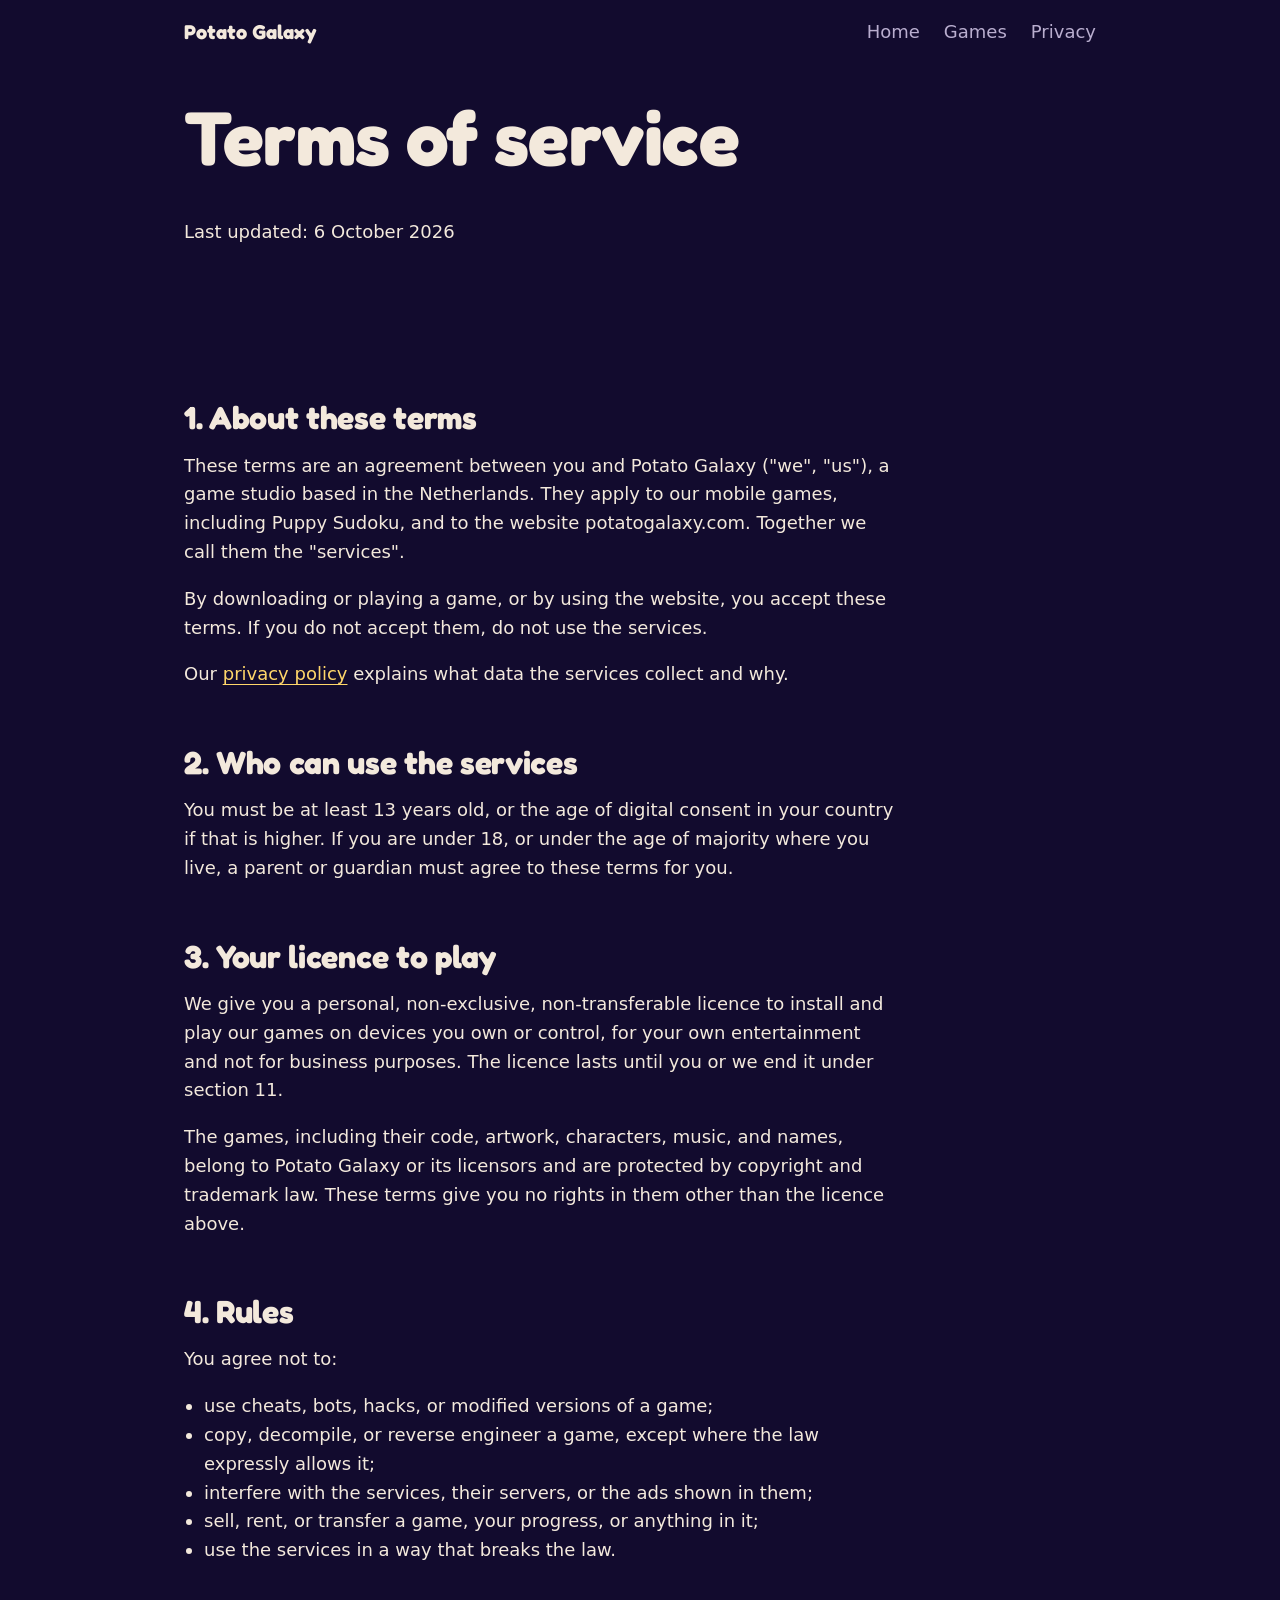
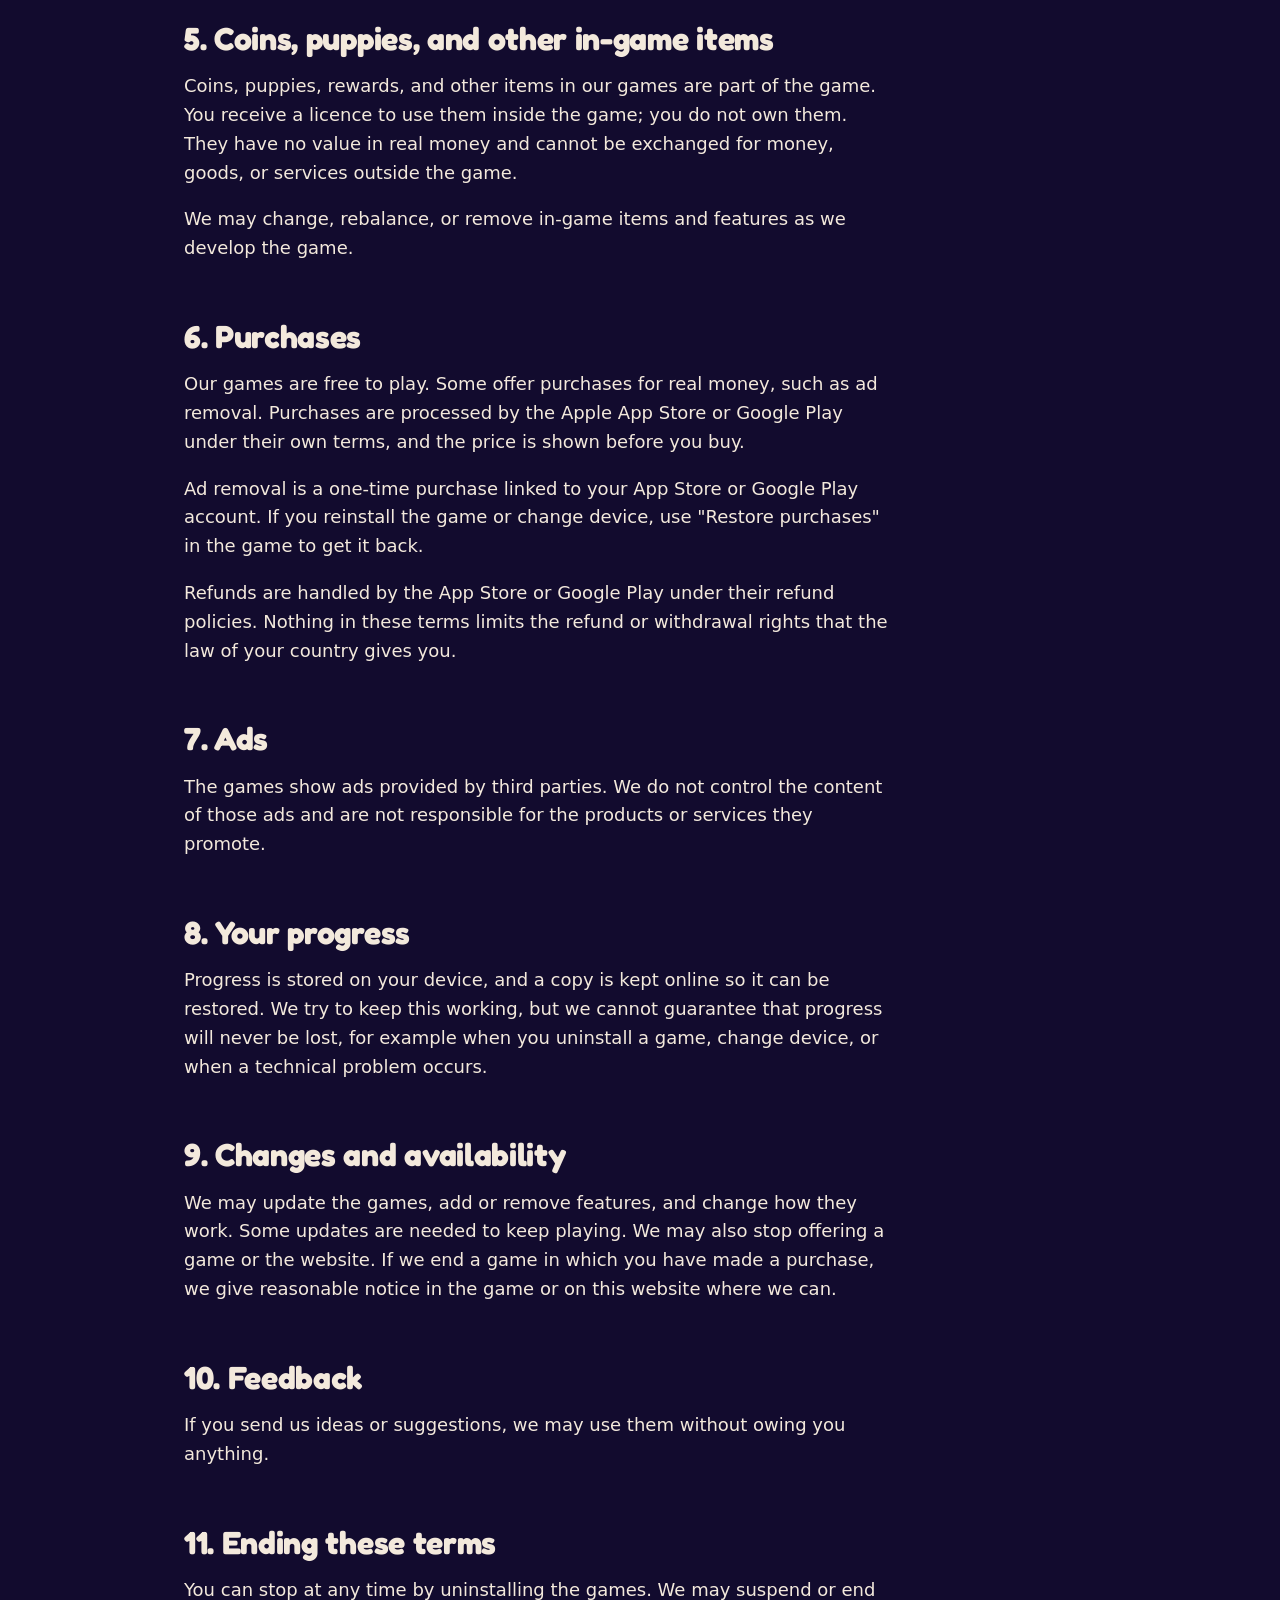
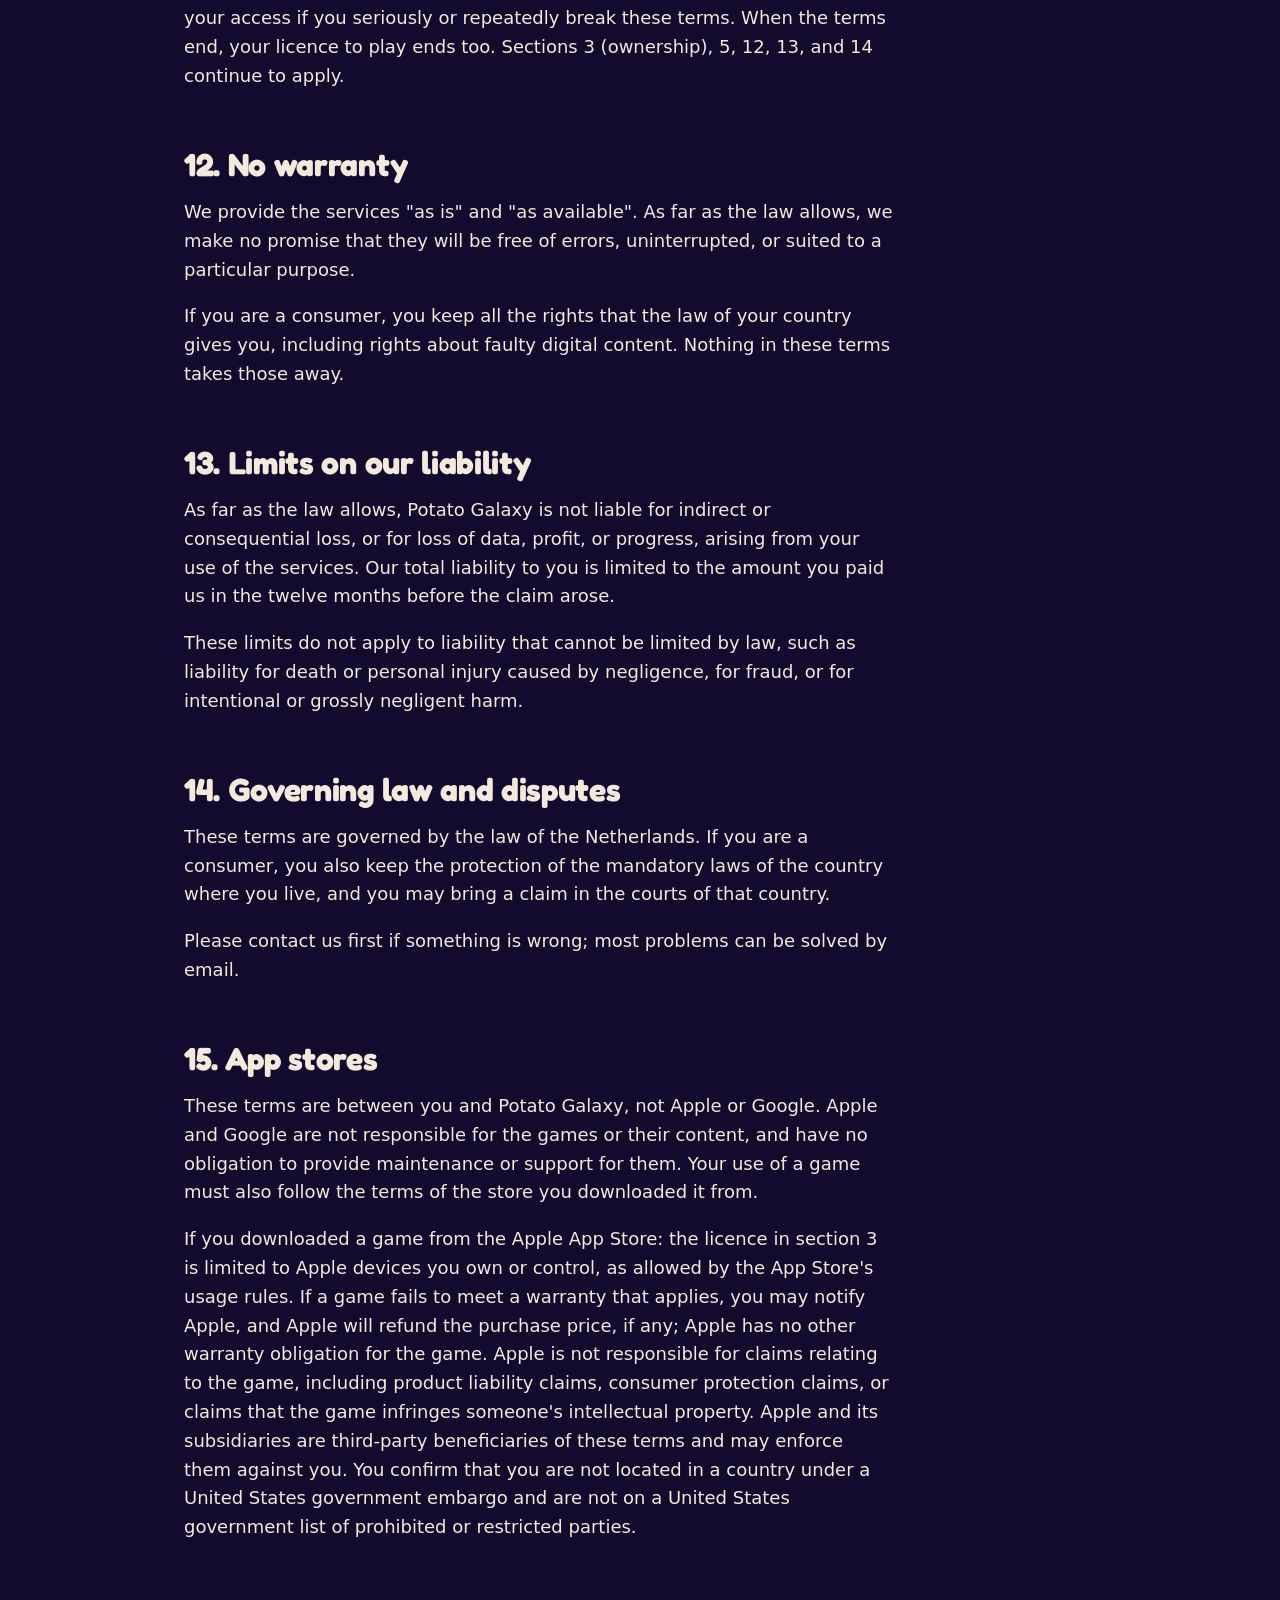
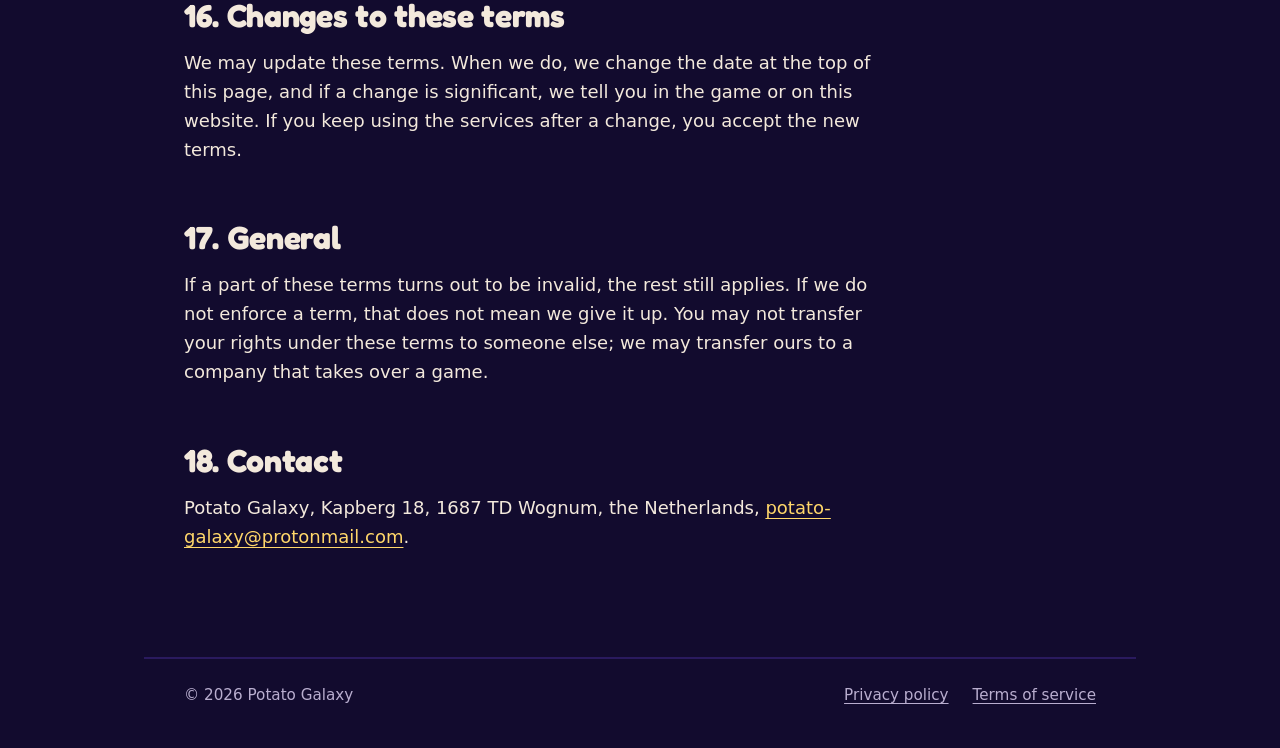
<file: public/terms.html>
<!DOCTYPE html>
<!--
  Purpose: Terms of service for Potato Galaxy games and this website. Linked from
  the footer of every page; the App Store listing can point here as a custom
  licence agreement (EULA).

  Keep it in step with the games: when purchases, in-game items or the minimum
  age change, update this page and the "Last updated" date.

  TODO:
   - Add the KVK number to section 18 once registered.
   - Have the text checked by a lawyer.
-->
<html lang="en">
<head>
  <meta charset="utf-8">
  <meta name="viewport" content="width=device-width, initial-scale=1">
  <title>Terms of service | Potato Galaxy</title>
  <meta name="description" content="Terms of service for Potato Galaxy games and website.">
  <meta name="theme-color" content="#120b2e">
  <link rel="icon" href="data:image/svg+xml,%3Csvg xmlns='http://www.w3.org/2000/svg' viewBox='0 0 100 100'%3E%3Ctext y='.9em' font-size='90'%3E%F0%9F%A5%94%3C/text%3E%3C/svg%3E">
  <link rel="stylesheet" href="css/style.css">
</head>
<body>
  <a class="skip-link" href="#main">Skip to content</a>

  <header class="site-header">
    <a class="wordmark" href="index.html">Potato Galaxy</a>
    <nav class="site-nav" aria-label="Main">
      <a href="index.html">Home</a>
      <a href="index.html#games">Games</a>
      <a href="privacy.html">Privacy</a>
    </nav>
  </header>

  <main id="main" class="wrap prose">
    <section class="page-head">
      <h1>Terms of service</h1>
      <p>Last updated: 6 October 2026</p>
    </section>

    <section>
      <h2>1. About these terms</h2>
      <p>These terms are an agreement between you and Potato Galaxy ("we", "us"), a game studio based in the Netherlands. They apply to our mobile games, including Puppy Sudoku, and to the website potatogalaxy.com. Together we call them the "services".</p>
      <p>By downloading or playing a game, or by using the website, you accept these terms. If you do not accept them, do not use the services.</p>
      <p>Our <a href="privacy.html">privacy policy</a> explains what data the services collect and why.</p>

      <h2>2. Who can use the services</h2>
      <p>You must be at least 13 years old, or the age of digital consent in your country if that is higher. If you are under 18, or under the age of majority where you live, a parent or guardian must agree to these terms for you.</p>

      <h2>3. Your licence to play</h2>
      <p>We give you a personal, non-exclusive, non-transferable licence to install and play our games on devices you own or control, for your own entertainment and not for business purposes. The licence lasts until you or we end it under section 11.</p>
      <p>The games, including their code, artwork, characters, music, and names, belong to Potato Galaxy or its licensors and are protected by copyright and trademark law. These terms give you no rights in them other than the licence above.</p>

      <h2>4. Rules</h2>
      <p>You agree not to:</p>
      <ul>
        <li>use cheats, bots, hacks, or modified versions of a game;</li>
        <li>copy, decompile, or reverse engineer a game, except where the law expressly allows it;</li>
        <li>interfere with the services, their servers, or the ads shown in them;</li>
        <li>sell, rent, or transfer a game, your progress, or anything in it;</li>
        <li>use the services in a way that breaks the law.</li>
      </ul>

      <h2>5. Coins, puppies, and other in-game items</h2>
      <p>Coins, puppies, rewards, and other items in our games are part of the game. You receive a licence to use them inside the game; you do not own them. They have no value in real money and cannot be exchanged for money, goods, or services outside the game.</p>
      <p>We may change, rebalance, or remove in-game items and features as we develop the game.</p>

      <h2>6. Purchases</h2>
      <p>Our games are free to play. Some offer purchases for real money, such as ad removal. Purchases are processed by the Apple App Store or Google Play under their own terms, and the price is shown before you buy.</p>
      <p>Ad removal is a one-time purchase linked to your App Store or Google Play account. If you reinstall the game or change device, use "Restore purchases" in the game to get it back.</p>
      <p>Refunds are handled by the App Store or Google Play under their refund policies. Nothing in these terms limits the refund or withdrawal rights that the law of your country gives you.</p>

      <h2>7. Ads</h2>
      <p>The games show ads provided by third parties. We do not control the content of those ads and are not responsible for the products or services they promote.</p>

      <h2>8. Your progress</h2>
      <p>Progress is stored on your device, and a copy is kept online so it can be restored. We try to keep this working, but we cannot guarantee that progress will never be lost, for example when you uninstall a game, change device, or when a technical problem occurs.</p>

      <h2>9. Changes and availability</h2>
      <p>We may update the games, add or remove features, and change how they work. Some updates are needed to keep playing. We may also stop offering a game or the website. If we end a game in which you have made a purchase, we give reasonable notice in the game or on this website where we can.</p>

      <h2>10. Feedback</h2>
      <p>If you send us ideas or suggestions, we may use them without owing you anything.</p>

      <h2>11. Ending these terms</h2>
      <p>You can stop at any time by uninstalling the games. We may suspend or end your access if you seriously or repeatedly break these terms. When the terms end, your licence to play ends too. Sections 3 (ownership), 5, 12, 13, and 14 continue to apply.</p>

      <h2>12. No warranty</h2>
      <p>We provide the services "as is" and "as available". As far as the law allows, we make no promise that they will be free of errors, uninterrupted, or suited to a particular purpose.</p>
      <p>If you are a consumer, you keep all the rights that the law of your country gives you, including rights about faulty digital content. Nothing in these terms takes those away.</p>

      <h2>13. Limits on our liability</h2>
      <p>As far as the law allows, Potato Galaxy is not liable for indirect or consequential loss, or for loss of data, profit, or progress, arising from your use of the services. Our total liability to you is limited to the amount you paid us in the twelve months before the claim arose.</p>
      <p>These limits do not apply to liability that cannot be limited by law, such as liability for death or personal injury caused by negligence, for fraud, or for intentional or grossly negligent harm.</p>

      <h2>14. Governing law and disputes</h2>
      <p>These terms are governed by the law of the Netherlands. If you are a consumer, you also keep the protection of the mandatory laws of the country where you live, and you may bring a claim in the courts of that country.</p>
      <p>Please contact us first if something is wrong; most problems can be solved by email.</p>

      <h2>15. App stores</h2>
      <p>These terms are between you and Potato Galaxy, not Apple or Google. Apple and Google are not responsible for the games or their content, and have no obligation to provide maintenance or support for them. Your use of a game must also follow the terms of the store you downloaded it from.</p>
      <p>If you downloaded a game from the Apple App Store: the licence in section 3 is limited to Apple devices you own or control, as allowed by the App Store's usage rules. If a game fails to meet a warranty that applies, you may notify Apple, and Apple will refund the purchase price, if any; Apple has no other warranty obligation for the game. Apple is not responsible for claims relating to the game, including product liability claims, consumer protection claims, or claims that the game infringes someone's intellectual property. Apple and its subsidiaries are third-party beneficiaries of these terms and may enforce them against you. You confirm that you are not located in a country under a United States government embargo and are not on a United States government list of prohibited or restricted parties.</p>

      <h2>16. Changes to these terms</h2>
      <p>We may update these terms. When we do, we change the date at the top of this page, and if a change is significant, we tell you in the game or on this website. If you keep using the services after a change, you accept the new terms.</p>

      <h2>17. General</h2>
      <p>If a part of these terms turns out to be invalid, the rest still applies. If we do not enforce a term, that does not mean we give it up. You may not transfer your rights under these terms to someone else; we may transfer ours to a company that takes over a game.</p>

      <h2>18. Contact</h2>
      <p>Potato Galaxy, Kapberg 18, 1687 TD Wognum, the Netherlands, <a href="mailto:potato-galaxy@protonmail.com">potato-galaxy@protonmail.com</a>.</p>
    </section>
  </main>

  <footer class="site-footer">
    <span>&copy; 2026 Potato Galaxy</span>
    <span class="footer-links">
      <a href="privacy.html">Privacy policy</a>
      <a href="terms.html">Terms of service</a>
    </span>
  </footer>
</body>
</html>
</file>
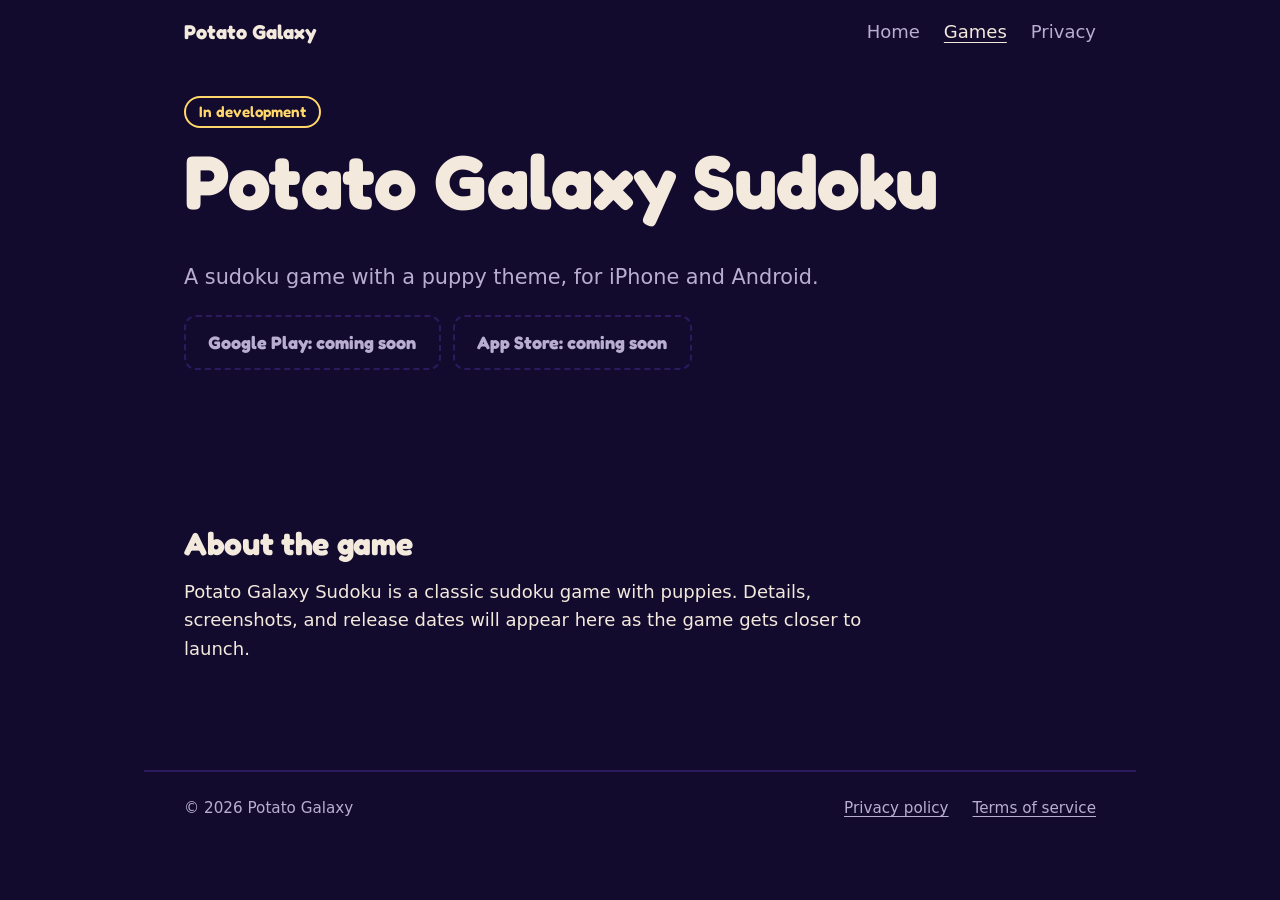
<file: public/games/potato-galaxy-sudoku.html>
<!DOCTYPE html>
<!--
  Purpose: Detail page for Potato Galaxy Sudoku, with store links.
  Copy this file as the template for each new game page.

  TODO:
   - Replace both href="#" store links with the real Google Play and App Store
     URLs, remove aria-disabled, and change the button text to the official
     wording ("Get it on Google Play" / "Download on the App Store").
   - Swap the text buttons for the official store badges (download them from
     Google and Apple; follow their brand guidelines).
   - Add real features and screenshots when they exist.
   - Change the status label from "In development" to "Available now" at launch.
-->
<html lang="en">
<head>
  <meta charset="utf-8">
  <meta name="viewport" content="width=device-width, initial-scale=1">
  <title>Potato Galaxy Sudoku | Potato Galaxy</title>
  <meta name="description" content="Potato Galaxy Sudoku is a puppy-themed sudoku game for iPhone and Android.">
  <meta name="theme-color" content="#120b2e">
  <link rel="icon" href="data:image/svg+xml,%3Csvg xmlns='http://www.w3.org/2000/svg' viewBox='0 0 100 100'%3E%3Ctext y='.9em' font-size='90'%3E%F0%9F%A5%94%3C/text%3E%3C/svg%3E">
  <!-- Relative path: this page lives one folder deeper than index.html -->
  <link rel="stylesheet" href="../css/style.css">
</head>
<body>
  <a class="skip-link" href="#main">Skip to content</a>

  <header class="site-header">
    <a class="wordmark" href="../index.html">Potato Galaxy</a>
    <nav class="site-nav" aria-label="Main">
      <a href="../index.html">Home</a>
      <a href="../index.html#games" aria-current="page">Games</a>
      <a href="../privacy.html">Privacy</a>
    </nav>
  </header>

  <main id="main" class="wrap">
    <section class="page-head">
      <span class="status">In development</span>
      <h1>Potato Galaxy Sudoku</h1>
      <p class="lede">A sudoku game with a puppy theme, for iPhone and Android.</p>

      <!-- Store links: inactive placeholders until the listings are live -->
      <div class="store-links">
        <a class="store-btn" href="#" aria-disabled="true">Google Play: coming soon</a>
        <a class="store-btn" href="#" aria-disabled="true">App Store: coming soon</a>
      </div>
    </section>

    <section class="prose">
      <h2>About the game</h2>
      <p>Potato Galaxy Sudoku is a classic sudoku game with puppies. Details, screenshots, and release dates will appear here as the game gets closer to launch.</p>
    </section>
  </main>

  <footer class="site-footer">
    <span>&copy; 2026 Potato Galaxy</span>
    <span class="footer-links">
      <a href="../privacy.html">Privacy policy</a>
      <a href="../terms.html">Terms of service</a>
    </span>
  </footer>
</body>
</html>
</file>
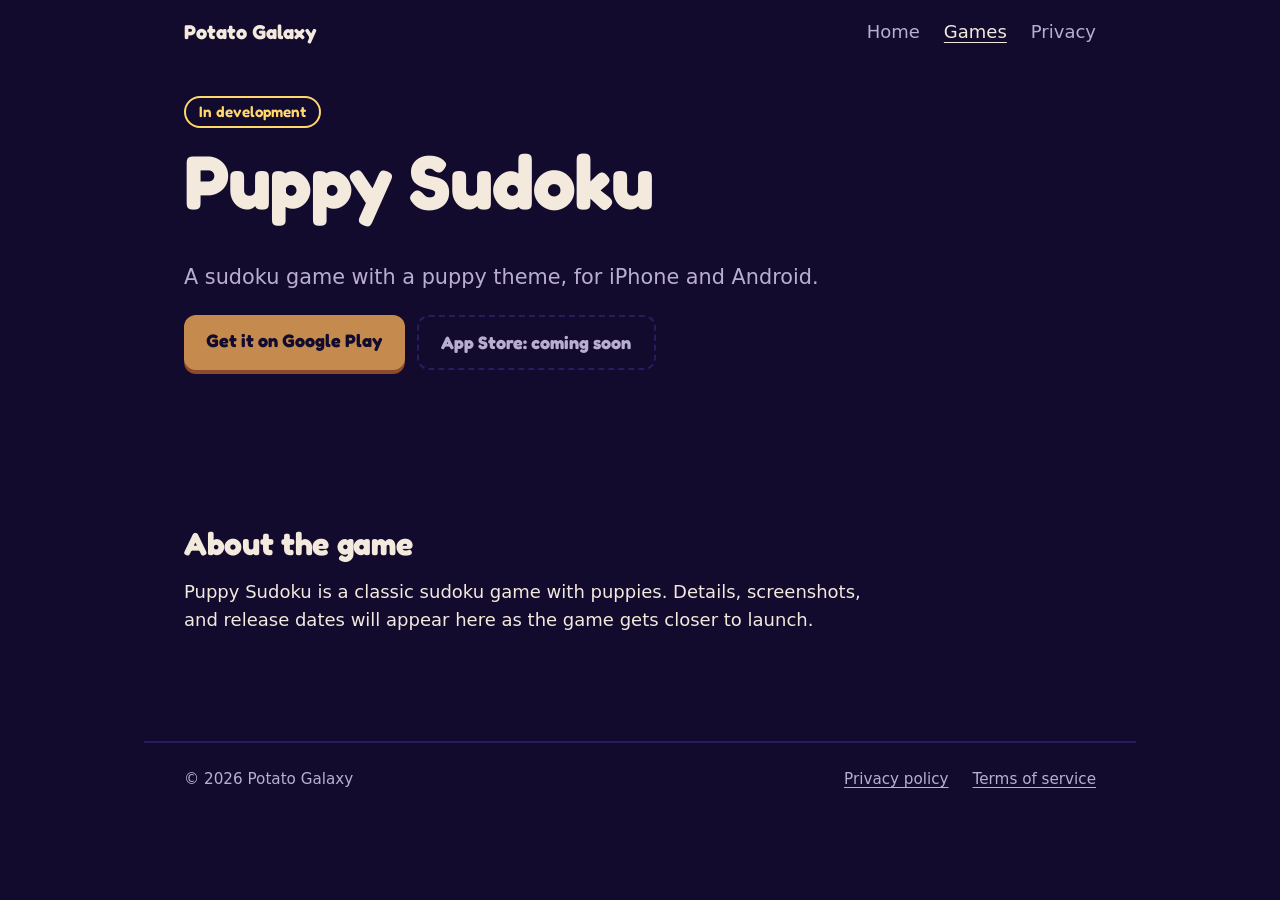
<file: public/games/puppy-sudoku.html>
<!DOCTYPE html>
<!--
  Purpose: Detail page for Puppy Sudoku, with store links.
  Copy this file as the template for each new game page.

  TODO:
   - Replace both href="#" store links with the real Google Play and App Store
     URLs, remove aria-disabled, and change the button text to the official
     wording ("Get it on Google Play" / "Download on the App Store").
   - Swap the text buttons for the official store badges (download them from
     Google and Apple; follow their brand guidelines).
   - Add real features and screenshots when they exist.
   - Change the status label from "In development" to "Available now" at launch.
-->
<html lang="en">
<head>
  <meta charset="utf-8">
  <meta name="viewport" content="width=device-width, initial-scale=1">
  <title>Puppy Sudoku | Potato Galaxy</title>
  <meta name="description" content="Puppy Sudoku is a puppy-themed sudoku game for iPhone and Android.">
  <meta name="theme-color" content="#120b2e">
  <link rel="icon" href="data:image/svg+xml,%3Csvg xmlns='http://www.w3.org/2000/svg' viewBox='0 0 100 100'%3E%3Ctext y='.9em' font-size='90'%3E%F0%9F%A5%94%3C/text%3E%3C/svg%3E">
  <!-- Relative path: this page lives one folder deeper than index.html -->
  <link rel="stylesheet" href="../css/style.css">
</head>
<body>
  <a class="skip-link" href="#main">Skip to content</a>

  <header class="site-header">
    <a class="wordmark" href="../index.html">Potato Galaxy</a>
    <nav class="site-nav" aria-label="Main">
      <a href="../index.html">Home</a>
      <a href="../index.html#games" aria-current="page">Games</a>
      <a href="../privacy.html">Privacy</a>
    </nav>
  </header>

  <main id="main" class="wrap">
    <section class="page-head">
      <span class="status">In development</span>
      <h1>Puppy Sudoku</h1>
      <p class="lede">A sudoku game with a puppy theme, for iPhone and Android.</p>

      <!-- Store links: App Store stays an inactive placeholder until its listing is live -->
      <div class="store-links">
        <a class="store-btn" href="https://play.google.com/store/apps/details?id=com.potatogalaxy.sudoku">Get it on Google Play</a>
        <a class="store-btn" href="#" aria-disabled="true">App Store: coming soon</a>
      </div>
    </section>

    <section class="prose">
      <h2>About the game</h2>
      <p>Puppy Sudoku is a classic sudoku game with puppies. Details, screenshots, and release dates will appear here as the game gets closer to launch.</p>
    </section>
  </main>

  <footer class="site-footer">
    <span>&copy; 2026 Potato Galaxy</span>
    <span class="footer-links">
      <a href="../privacy.html">Privacy policy</a>
      <a href="../terms.html">Terms of service</a>
    </span>
  </footer>
</body>
</html>
</file>
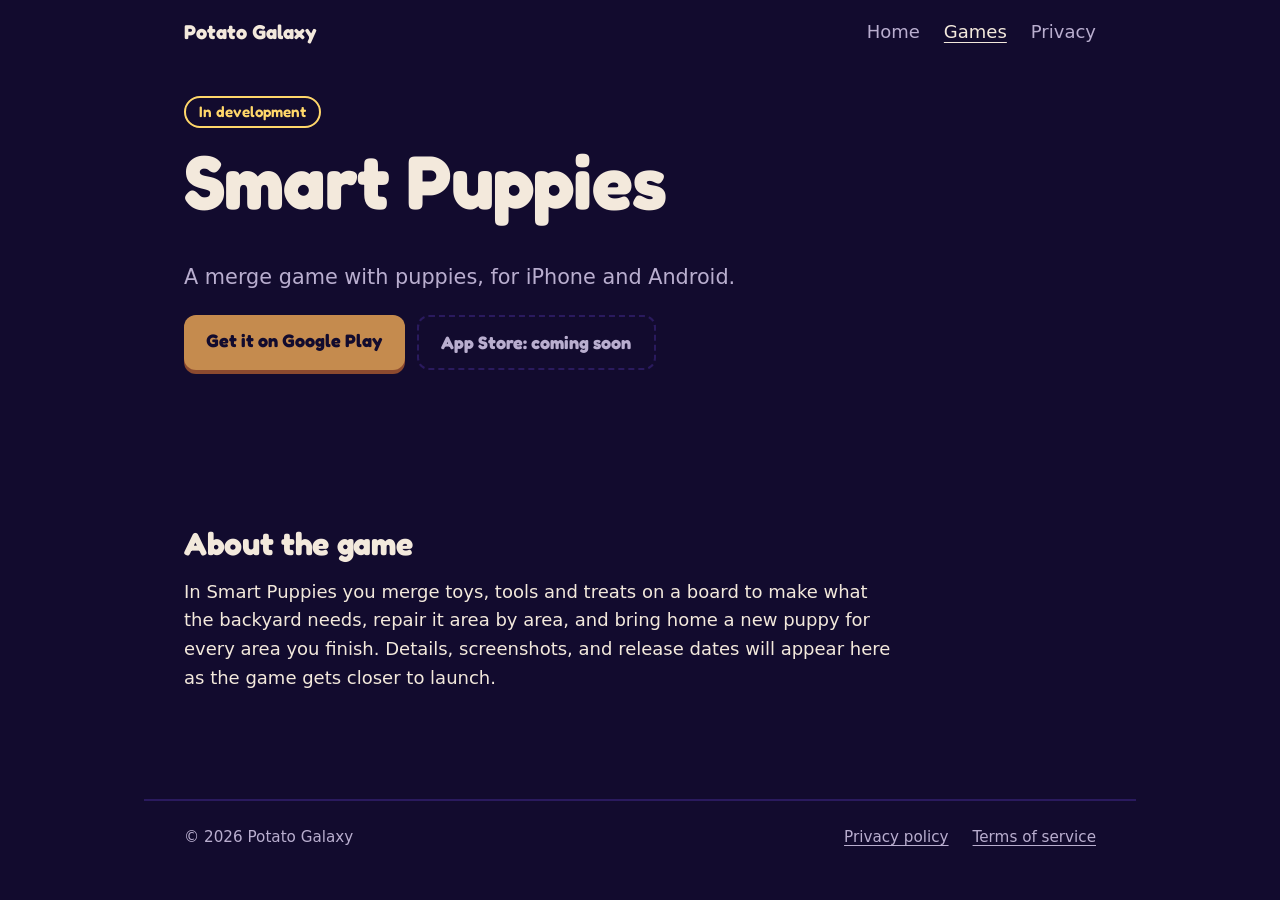
<file: public/games/smart-puppies.html>
<!DOCTYPE html>
<!--
  Purpose: Detail page for Smart Puppies, with store links.
  Made from puppy-sudoku.html, the template for game pages.

  TODO:
   - Replace both href="#" store links with the real Google Play and App Store
     URLs, remove aria-disabled, and change the button text to the official
     wording ("Get it on Google Play" / "Download on the App Store").
   - Swap the text buttons for the official store badges (download them from
     Google and Apple; follow their brand guidelines).
   - Add real features and screenshots when they exist.
   - Change the status label from "In development" to "Available now" at launch.
-->
<html lang="en">
<head>
  <meta charset="utf-8">
  <meta name="viewport" content="width=device-width, initial-scale=1">
  <title>Smart Puppies | Potato Galaxy</title>
  <meta name="description" content="Smart Puppies is a merge game for iPhone and Android: merge items, restore the backyard and bring home puppies.">
  <meta name="theme-color" content="#120b2e">
  <link rel="icon" href="data:image/svg+xml,%3Csvg xmlns='http://www.w3.org/2000/svg' viewBox='0 0 100 100'%3E%3Ctext y='.9em' font-size='90'%3E%F0%9F%A5%94%3C/text%3E%3C/svg%3E">
  <!-- Relative path: this page lives one folder deeper than index.html -->
  <link rel="stylesheet" href="../css/style.css">
</head>
<body>
  <a class="skip-link" href="#main">Skip to content</a>

  <header class="site-header">
    <a class="wordmark" href="../index.html">Potato Galaxy</a>
    <nav class="site-nav" aria-label="Main">
      <a href="../index.html">Home</a>
      <a href="../index.html#games" aria-current="page">Games</a>
      <a href="../privacy.html">Privacy</a>
    </nav>
  </header>

  <main id="main" class="wrap">
    <section class="page-head">
      <span class="status">In development</span>
      <h1>Smart Puppies</h1>
      <p class="lede">A merge game with puppies, for iPhone and Android.</p>

      <!-- Store links: App Store stays an inactive placeholder until its listing is live -->
      <div class="store-links">
        <a class="store-btn" href="https://play.google.com/store/apps/details?id=com.potatogalaxy.merge">Get it on Google Play</a>
        <a class="store-btn" href="#" aria-disabled="true">App Store: coming soon</a>
      </div>
    </section>

    <section class="prose">
      <h2>About the game</h2>
      <p>In Smart Puppies you merge toys, tools and treats on a board to make what the backyard needs, repair it area by area, and bring home a new puppy for every area you finish. Details, screenshots, and release dates will appear here as the game gets closer to launch.</p>
    </section>
  </main>

  <footer class="site-footer">
    <span>&copy; 2026 Potato Galaxy</span>
    <span class="footer-links">
      <a href="../privacy.html">Privacy policy</a>
      <a href="../terms.html">Terms of service</a>
    </span>
  </footer>
</body>
</html>
</file>
<file: css/style.css>
/*
 * Purpose: Shared stylesheet for potatogalaxy.com (all pages).
 *
 * TODO:
 *  - Replace the placeholder store buttons (.store-btn) with the official
 *    Google Play and App Store badges once the listings are live.
 *  - Add a light theme only if you actually want one; the site is dark-only.
 *  - Add screenshot styles (.shots) when game screenshots exist.
 */

/* ---------- Design tokens ---------- */
:root {
  --space:   #120b2e; /* page background, deep space */
  --nebula:  #2a1a5e; /* raised surfaces, borders */
  --russet:  #8c4a2f; /* pressed/hover accent */
  --tater:   #c58b4e; /* primary accent, buttons */
  --star:    #ffd76a; /* status highlights, focus ring */
  --cream:   #f3e9dc; /* main text */
  --dim:     #b9aecf; /* secondary text */

  /* System rounded fonts only: no external requests, so no cookie/GDPR issues */
  --font: ui-rounded, "SF Pro Rounded", "Hiragino Maru Gothic ProN",
          "Nunito", "Segoe UI", system-ui, -apple-system, sans-serif;

  --measure: 62ch; /* max line length for body text */
  --gutter: clamp(1rem, 4vw, 2.5rem);
}

/* ---------- Reset and base ---------- */
*, *::before, *::after { box-sizing: border-box; }

html { -webkit-text-size-adjust: 100%; }

body {
  margin: 0;
  background: var(--space); /* also the fallback if nothing else loads */
  color: var(--cream);
  font-family: var(--font);
  font-size: 1.125rem;
  line-height: 1.6;
}

img { max-width: 100%; height: auto; display: block; }

a { color: var(--star); text-underline-offset: 0.2em; }
a:hover { color: var(--cream); }

/* Visible keyboard focus on everything interactive */
:focus-visible {
  outline: 3px solid var(--star);
  outline-offset: 3px;
  border-radius: 4px;
}

/* Skip link: hidden until focused, lets keyboard users jump past the nav */
.skip-link {
  position: absolute;
  left: var(--gutter);
  top: -4rem;
  background: var(--star);
  color: var(--space);
  padding: 0.5rem 1rem;
  border-radius: 6px;
  z-index: 10;
}
.skip-link:focus { top: 0.5rem; }

/* ---------- Typography ---------- */
h1, h2, h3 {
  font-weight: 800;
  line-height: 1.1;
  letter-spacing: -0.02em;
  margin: 0 0 0.5em;
}
h1 { font-size: clamp(2.5rem, 7vw, 4.75rem); }
h2 { font-size: clamp(1.5rem, 3.5vw, 2rem); }
h3 { font-size: 1.35rem; }

p { margin: 0 0 1em; max-width: var(--measure); }
.lede { font-size: 1.3rem; color: var(--dim); }

/* ---------- Layout shell ---------- */
.wrap {
  width: 100%;
  max-width: 62rem;
  margin: 0 auto;
  padding: 0 var(--gutter);
}

/* Header: wordmark left, nav right; wraps on narrow screens */
.site-header {
  display: flex;
  flex-wrap: wrap;
  align-items: center;
  justify-content: space-between;
  gap: 0.5rem 1.5rem;
  padding: 1rem var(--gutter);
  max-width: 62rem;
  margin: 0 auto;
}
.wordmark {
  color: var(--cream);
  font-weight: 800;
  font-size: 1.25rem;
  text-decoration: none;
}
.site-nav { display: flex; gap: 1.5rem; }
.site-nav a { color: var(--dim); text-decoration: none; }
.site-nav a:hover,
.site-nav a[aria-current="page"] { color: var(--cream); text-decoration: underline; }

main { display: block; }
section { padding: 2.5rem 0; }

/* ---------- Hero (home page) ---------- */
.hero {
  position: relative;
  background: var(--nebula); /* fallback color if the image fails to load */
  overflow: hidden;
}
.hero img {
  width: 100%;
  height: clamp(18rem, 52vw, 38rem);
  object-fit: cover;
  object-position: 30% 50%; /* keeps the big potato planet in frame on narrow screens */
}
/* Fade the image into the page so the title sits on a calm area */
.hero::after {
  content: "";
  position: absolute;
  inset: 0;
  background: linear-gradient(to bottom, rgba(18, 11, 46, 0) 35%, var(--space) 100%);
  pointer-events: none;
}
.hero-text {
  position: absolute;
  left: 0;
  right: 0;
  bottom: 0;
  z-index: 1;
  padding-bottom: 1.5rem;
}
.hero-text h1 { margin-bottom: 0.15em; }
.hero-text p { margin: 0; font-size: 1.3rem; color: var(--cream); }

/* ---------- Game list entry ---------- */
.game {
  border: 2px solid var(--nebula);
  border-radius: 18px;
  padding: 1.5rem;
  max-width: 40rem;
}
.game h3 { margin-bottom: 0.25em; }
.game p { margin-bottom: 1em; }

/* Status label such as "In development" */
.status {
  display: inline-block;
  border: 2px solid var(--star);
  color: var(--star);
  border-radius: 999px;
  padding: 0.1rem 0.8rem;
  font-size: 0.95rem;
  font-weight: 700;
  margin-bottom: 0.75rem;
}

/* ---------- Buttons ---------- */
.btn,
.store-btn {
  display: inline-block;
  background: var(--tater);
  color: var(--space);
  font-weight: 800;
  text-decoration: none;
  padding: 0.7rem 1.4rem;
  border-radius: 12px;
}
.btn:hover,
.store-btn:hover { background: var(--star); color: var(--space); }

.store-links { display: flex; flex-wrap: wrap; gap: 0.75rem; margin: 1.25rem 0; }

/* Placeholder store button before the listing exists: looks inactive */
.store-btn[aria-disabled="true"] {
  background: transparent;
  color: var(--dim);
  border: 2px dashed var(--nebula);
  cursor: not-allowed;
}
.store-btn[aria-disabled="true"]:hover { background: transparent; color: var(--dim); }

/* ---------- Text pages (game detail, privacy, 404) ---------- */
.page-head { padding-top: 2rem; }
.prose h2 { margin-top: 1.75em; }
.prose ul { max-width: var(--measure); padding-left: 1.25rem; }

/* TODO markers in the privacy template so unfinished parts stand out */
.todo {
  background: rgba(255, 215, 106, 0.15);
  border-left: 4px solid var(--star);
  padding: 0.1rem 0.6rem;
}

/* ---------- Footer ---------- */
.site-footer {
  margin-top: 3rem;
  padding: 1.5rem var(--gutter) 2.5rem;
  max-width: 62rem;
  margin-left: auto;
  margin-right: auto;
  border-top: 2px solid var(--nebula);
  color: var(--dim);
  font-size: 0.95rem;
  display: flex;
  flex-wrap: wrap;
  justify-content: space-between;
  gap: 0.5rem 1.5rem;
}
.site-footer a { color: var(--dim); }
.site-footer a:hover { color: var(--cream); }

/* ---------- Reduced motion: no transitions or smooth scrolling ---------- */
@media (prefers-reduced-motion: reduce) {
  * { transition: none !important; scroll-behavior: auto !important; }
}
</file>
<file: public/css/style.css>
/*
 * Purpose: Shared stylesheet for potatogalaxy.com (all pages).
 *
 * TODO:
 *  - Replace the placeholder store buttons (.store-btn) with the official
 *    Google Play and App Store badges once the listings are live.
 *  - Add a light theme only if you actually want one; the site is dark-only.
 *  - Add screenshot styles (.shots) when game screenshots exist.
 */

/* ---------- Display font ---------- */
/* Fredoka (SIL Open Font License), served from this site: no external requests,
   so no cookie/GDPR issues. Used for headings, buttons and labels only. */
@font-face {
  font-family: "Fredoka";
  src: url("../fonts/fredoka-latin.woff2") format("woff2");
  font-weight: 300 700;
  font-display: swap; /* text shows in the fallback font while this loads */
}

/* ---------- Design tokens ---------- */
:root {
  --space:   #120b2e; /* page background, deep space */
  --nebula:  #2a1a5e; /* raised surfaces, borders */
  --russet:  #8c4a2f; /* pressed/hover accent */
  --tater:   #c58b4e; /* primary accent, buttons */
  --star:    #ffd76a; /* status highlights, focus ring */
  --cream:   #f3e9dc; /* main text */
  --dim:     #b9aecf; /* secondary text */

  /* Body text: system rounded fonts */
  --font: ui-rounded, "SF Pro Rounded", "Hiragino Maru Gothic ProN",
          "Nunito", "Segoe UI", system-ui, -apple-system, sans-serif;
  /* Headings, buttons, labels: chunky rounded display font */
  --display: "Fredoka", ui-rounded, "SF Pro Rounded", "Hiragino Maru Gothic ProN",
             "Nunito", "Segoe UI", system-ui, -apple-system, sans-serif;

  --measure: 62ch; /* max line length for body text */
  --gutter: clamp(1rem, 4vw, 2.5rem);
}

/* ---------- Reset and base ---------- */
*, *::before, *::after { box-sizing: border-box; }

html { -webkit-text-size-adjust: 100%; }

body {
  margin: 0;
  background: var(--space); /* also the fallback if nothing else loads */
  color: var(--cream);
  font-family: var(--font);
  font-size: 1.125rem;
  line-height: 1.6;
}

img { max-width: 100%; height: auto; display: block; }

a { color: var(--star); text-underline-offset: 0.2em; }
a:hover { color: var(--cream); }

/* Visible keyboard focus on everything interactive */
:focus-visible {
  outline: 3px solid var(--star);
  outline-offset: 3px;
  border-radius: 4px;
}

/* Skip link: hidden until focused, lets keyboard users jump past the nav */
.skip-link {
  position: absolute;
  left: var(--gutter);
  top: -4rem;
  background: var(--star);
  color: var(--space);
  padding: 0.5rem 1rem;
  border-radius: 6px;
  z-index: 10;
}
.skip-link:focus { top: 0.5rem; }

/* ---------- Typography ---------- */
h1, h2, h3 {
  font-family: var(--display);
  font-weight: 700;
  line-height: 1.1;
  letter-spacing: -0.01em;
  margin: 0 0 0.5em;
}
h1 { font-size: clamp(2.5rem, 7vw, 4.75rem); }
h2 { font-size: clamp(1.5rem, 3.5vw, 2rem); }
h3 { font-size: 1.35rem; }

p { margin: 0 0 1em; max-width: var(--measure); }
.lede { font-size: 1.3rem; color: var(--dim); }

/* ---------- Layout shell ---------- */
.wrap {
  width: 100%;
  max-width: 62rem;
  margin: 0 auto;
  padding: 0 var(--gutter);
}

/* Header: wordmark left, nav right; wraps on narrow screens */
.site-header {
  display: flex;
  flex-wrap: wrap;
  align-items: center;
  justify-content: space-between;
  gap: 0.5rem 1.5rem;
  padding: 1rem var(--gutter);
  max-width: 62rem;
  margin: 0 auto;
}
.wordmark {
  color: var(--cream);
  font-family: var(--display);
  font-weight: 700;
  font-size: 1.25rem;
  text-decoration: none;
}
.site-nav { display: flex; gap: 1.5rem; }
.site-nav a { color: var(--dim); text-decoration: none; }
.site-nav a:hover,
.site-nav a[aria-current="page"] { color: var(--cream); text-decoration: underline; }

main { display: block; }
section { padding: 2.5rem 0; }

/* ---------- Hero (home page) ---------- */
.hero {
  position: relative;
  background: var(--nebula); /* fallback color if the image fails to load */
  overflow: hidden;
}
.hero img {
  width: 100%;
  height: clamp(18rem, 52vw, 38rem);
  object-fit: cover;
  object-position: 30% 50%; /* keeps the big potato planet in frame on narrow screens */
}
/* Fade the image into the page so the title sits on a calm area */
.hero::after {
  content: "";
  position: absolute;
  inset: 0;
  background: linear-gradient(to bottom, rgba(18, 11, 46, 0) 35%, var(--space) 100%);
  pointer-events: none;
}
.hero-text {
  position: absolute;
  left: 0;
  right: 0;
  bottom: 0;
  z-index: 1;
  padding-bottom: 1.5rem;
}
/* Chunky drop shadow, like a game title */
.hero-text h1 {
  margin-bottom: 0.15em;
  text-shadow: 0 0.07em 0 var(--russet), 0 0.14em 0.25em rgba(0, 0, 0, 0.5);
}
.hero-text p { margin: 0; font-size: 1.3rem; color: var(--cream); }

/* ---------- Game list entry ---------- */
.game {
  border: 2px solid var(--nebula);
  border-radius: 18px;
  padding: 1.5rem;
  max-width: 40rem;
  background: rgba(42, 26, 94, 0.8); /* potatoes pass behind the card and show through faintly */
}
.game h3 { margin-bottom: 0.25em; }
.game p { margin-bottom: 1em; }

/* Status label such as "In development" */
.status {
  display: inline-block;
  border: 2px solid var(--star);
  color: var(--star);
  border-radius: 999px;
  padding: 0.1rem 0.8rem;
  font-family: var(--display);
  font-size: 0.95rem;
  font-weight: 600;
  margin-bottom: 0.75rem;
}

/* ---------- Buttons ---------- */
.btn,
.store-btn {
  display: inline-block;
  background: var(--tater);
  color: var(--space);
  font-family: var(--display);
  font-weight: 700;
  text-decoration: none;
  padding: 0.7rem 1.4rem;
  border-radius: 12px;
  /* Solid lower edge so the button looks like a pressable game button */
  box-shadow: 0 4px 0 var(--russet);
  transition: transform 0.12s ease, box-shadow 0.12s ease;
}
.btn:hover,
.store-btn:hover { background: var(--star); color: var(--space); transform: translateY(-2px); box-shadow: 0 6px 0 var(--russet); }
.btn:active,
.store-btn:active { transform: translateY(3px); box-shadow: 0 1px 0 var(--russet); }

.store-links { display: flex; flex-wrap: wrap; gap: 0.75rem; margin: 1.25rem 0; }

/* Placeholder store button before the listing exists: looks inactive */
.store-btn[aria-disabled="true"] {
  background: transparent;
  color: var(--dim);
  border: 2px dashed var(--nebula);
  cursor: not-allowed;
  box-shadow: none;
}
.store-btn[aria-disabled="true"]:hover,
.store-btn[aria-disabled="true"]:active { background: transparent; color: var(--dim); transform: none; box-shadow: none; }

/* ---------- Text pages (game detail, privacy, 404) ---------- */
.page-head { padding-top: 2rem; }
.prose h2 { margin-top: 1.75em; }
.prose h3 { margin-top: 1.5em; }
.prose ul { max-width: var(--measure); padding-left: 1.25rem; }

/* TODO markers in the privacy template so unfinished parts stand out */
.todo {
  background: rgba(255, 215, 106, 0.15);
  border-left: 4px solid var(--star);
  padding: 0.1rem 0.6rem;
}

/* ---------- Footer ---------- */
.site-footer {
  margin-top: 3rem;
  padding: 1.5rem var(--gutter) 2.5rem;
  max-width: 62rem;
  margin-left: auto;
  margin-right: auto;
  border-top: 2px solid var(--nebula);
  color: var(--dim);
  font-size: 0.95rem;
  display: flex;
  flex-wrap: wrap;
  justify-content: space-between;
  gap: 0.5rem 1.5rem;
}
.footer-links { display: flex; flex-wrap: wrap; gap: 0.5rem 1.5rem; }
.site-footer a { color: var(--dim); }
.site-footer a:hover { color: var(--cream); }

/* ---------- Falling potatoes (home page background) ---------- */
/* Decorative only: covers the whole screen, in front of the banner image
   but behind the text, and ignores the mouse */
.potato-sky {
  position: fixed;
  inset: 0;
  z-index: 1;
  overflow: hidden;
  pointer-events: none;
  /* A few faint stars */
  background-image:
    radial-gradient(circle, rgba(255, 215, 106, 0.7) 0 1px, transparent 2px),
    radial-gradient(circle, rgba(243, 233, 220, 0.5) 0 1px, transparent 2px),
    radial-gradient(circle, rgba(185, 174, 207, 0.5) 0 1.5px, transparent 2.5px);
  background-size: 17rem 19rem, 11rem 13rem, 23rem 29rem;
  background-position: 2rem 3rem, 7rem 9rem, 12rem 1rem;
}
/* Each potato sets --x, --size, --time, --delay, --drift, --spin, --rest,
   --skin and --line in its style attribute (see index.html) */
.spud {
  position: absolute;
  top: 0;
  left: var(--x);
  width: var(--size);
  height: calc(var(--size) * 1.08);
  opacity: 0.95;
  /* Dark halo so a potato stands out from the banner art behind it */
  filter: drop-shadow(0 0 0.4rem rgba(18, 11, 46, 0.9));
  animation: spud-fall var(--time) linear var(--delay) infinite;
  will-change: transform;
  overflow: visible; /* the jump below may leave the potato's own box */
}
@keyframes spud-fall {
  from { transform: translate3d(0, -8rem, 0) rotate(0deg); }
  to   { transform: translate3d(var(--drift), calc(100vh + 8rem), 0) rotate(var(--spin)); }
}
/* Clicked potato (class set by js/potatoes.js): squash, jump with a spin, land.
   The jump runs on the drawing inside, so the fall on .spud carries on. */
.spud use { transform-box: fill-box; transform-origin: 50% 60%; }
.spud.is-popped use { animation: spud-pop 0.7s ease-out; }
@keyframes spud-pop {
  0%   { transform: scale(1, 1); }
  15%  { transform: scale(1.35, 0.65); }
  45%  { transform: translateY(-45%) scale(0.85, 1.2) rotate(200deg); }
  75%  { transform: translateY(0) scale(1.2, 0.8) rotate(360deg); }
  100% { transform: scale(1, 1) rotate(360deg); }
}
/* Sparkles and the word that fly off a clicked potato */
.spud-spark,
.spud-word {
  position: absolute;
  pointer-events: none;
  transform: translate(-50%, -50%);
  color: var(--star);
}
.spud-spark { font-size: 1.1rem; animation: spud-spark 0.6s ease-out forwards; }
.spud-word {
  font-family: var(--display);
  font-weight: 700;
  font-size: 1.2rem;
  white-space: nowrap;
  text-shadow: 0 2px 0 var(--russet), 0 0 0.5rem var(--space);
  animation: spud-word 0.9s ease-out forwards;
}
@keyframes spud-spark {
  to { transform: translate(calc(-50% + var(--dx)), calc(-50% + var(--dy))) scale(0.3) rotate(180deg); opacity: 0; }
}
@keyframes spud-word {
  0%   { transform: translate(-50%, -50%) scale(0.4) rotate(-8deg); opacity: 0; }
  25%  { transform: translate(-50%, -160%) scale(1.15) rotate(-8deg); opacity: 1; }
  100% { transform: translate(-50%, -280%) scale(1) rotate(-8deg); opacity: 0; }
}

/* Text and cards stay in front of the potatoes */
.site-header,
main > section,
.site-footer { position: relative; z-index: 2; }
.hero-text { z-index: 2; }

/* Fewer potatoes on small screens */
@media (max-width: 40rem) {
  .spud:nth-child(n+8) { display: none; }
  .spud { width: calc(var(--size) * 0.7); height: calc(var(--size) * 0.76); }
}

/* ---------- Reduced motion: no transitions or smooth scrolling ---------- */
@media (prefers-reduced-motion: reduce) {
  * { transition: none !important; scroll-behavior: auto !important; }
  /* Potatoes stay still, scattered over the page */
  .spud { animation: none; top: var(--rest); }
  /* A clicked potato still pulls its surprised face, but nothing jumps or flies */
  .spud.is-popped use { animation: none; }
  .spud-spark, .spud-word { display: none; }
}
</file>
